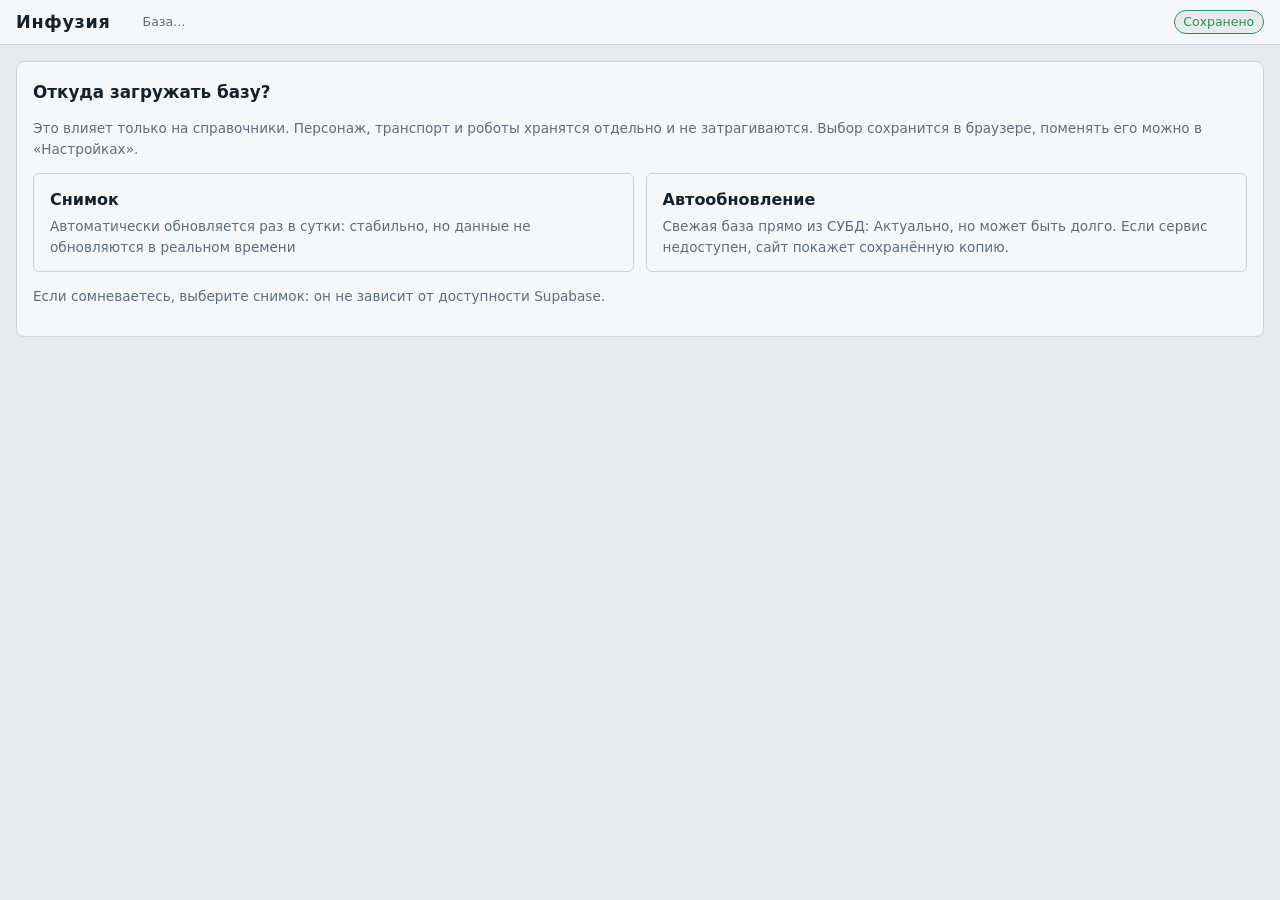
<file: index.html>
<!doctype html>
<html lang="ru">
<head>
<meta charset="utf-8">
<meta name="viewport" content="width=device-width, initial-scale=1, viewport-fit=cover">
<meta property="og:title" content="Кибер Инфузия РП">
<meta property="og:description" content="Справочник, конструктор персонажа и утилиты для ТРП «Кибер Инфузия»: база предметов, транспорт Кочевника, роботы Техника и калькулятор вероятностей.">
<meta property="og:type" content="website">
<meta property="og:site_name" content="Инфузия">
<meta property="og:url" content="https://majanames.github.io/Infusion/">
<meta property="og:locale" content="ru_RU">
<meta name="description" content="Неофициальный сайт для ТРП «Кибер Инфузия»: справочник базы, конструктор персонажа и утилиты.">
<meta name="twitter:card" content="summary">
<meta name="twitter:title" content="Инфузия РП">
<meta name="twitter:description" content="Справочник, конструктор персонажа и утилиты для ТРП «Кибер Инфузия».">
<link rel="icon" type="image/webp" href="assets/icons/paw.webp">
<link rel="apple-touch-icon" href="assets/icons/paw.webp">
<title>Инфузия</title>
<script>
// Режим интерфейса до первой отрисовки: узкий экран или сенсорное устройство (в т.ч. телефон в ландшафте).
(() => {
  const root = document.documentElement, coarse = matchMedia('(pointer: coarse)');
  const update = () => {
    const touch = (navigator.maxTouchPoints || 0) > 0 || coarse.matches;
    root.dataset.ui = innerWidth <= 700 || (touch && innerWidth <= 1024) ? 'mobile' : 'desktop';
  };
  update();
  addEventListener('resize', update, { passive: true });
  addEventListener('orientationchange', update);
  coarse.addEventListener?.('change', update);
})();
</script>
<link rel="stylesheet" href="css/app.css">
</head>
<body>
<header>
  <b class="logo">Инфузия</b>
  <nav id="nav"></nav>
  <span id="data-state" class="data-state" title="Источник и версия базы">База…</span>
  <span id="save-state" class="save-state saved" role="status" aria-live="polite" title="Данные сохраняются в браузере">Сохранено</span>
</header>
<main>
  <div id="help"></div>
  <div id="app">Загрузка…</div>
</main>
<div id="toasts" class="toasts" role="status" aria-live="polite"></div>
<script type="module" src="js/main.js"></script>
<script>
// Обновление интерфейса без ручной чистки кэша. Данные персонажа в localStorage не затрагиваются.
(() => {
  if (!('serviceWorker' in navigator)) return;
  const hadController = !!navigator.serviceWorker.controller;
  navigator.serviceWorker.addEventListener('controllerchange', () => {
    let reloaded = false;
    try { reloaded = sessionStorage.getItem('infusion-sw-reloaded') === '1'; } catch { /* приватный режим */ }
    if (hadController || reloaded) return;
    try { sessionStorage.setItem('infusion-sw-reloaded', '1'); } catch { /* приватный режим */ }
    location.reload();
  });
  navigator.serviceWorker.register('sw.js', { updateViaCache: 'none' })
    .then((reg) => reg.update())
    .catch(() => { /* service worker недоступен */ });
})();
</script>
</body>
</html>
</file>
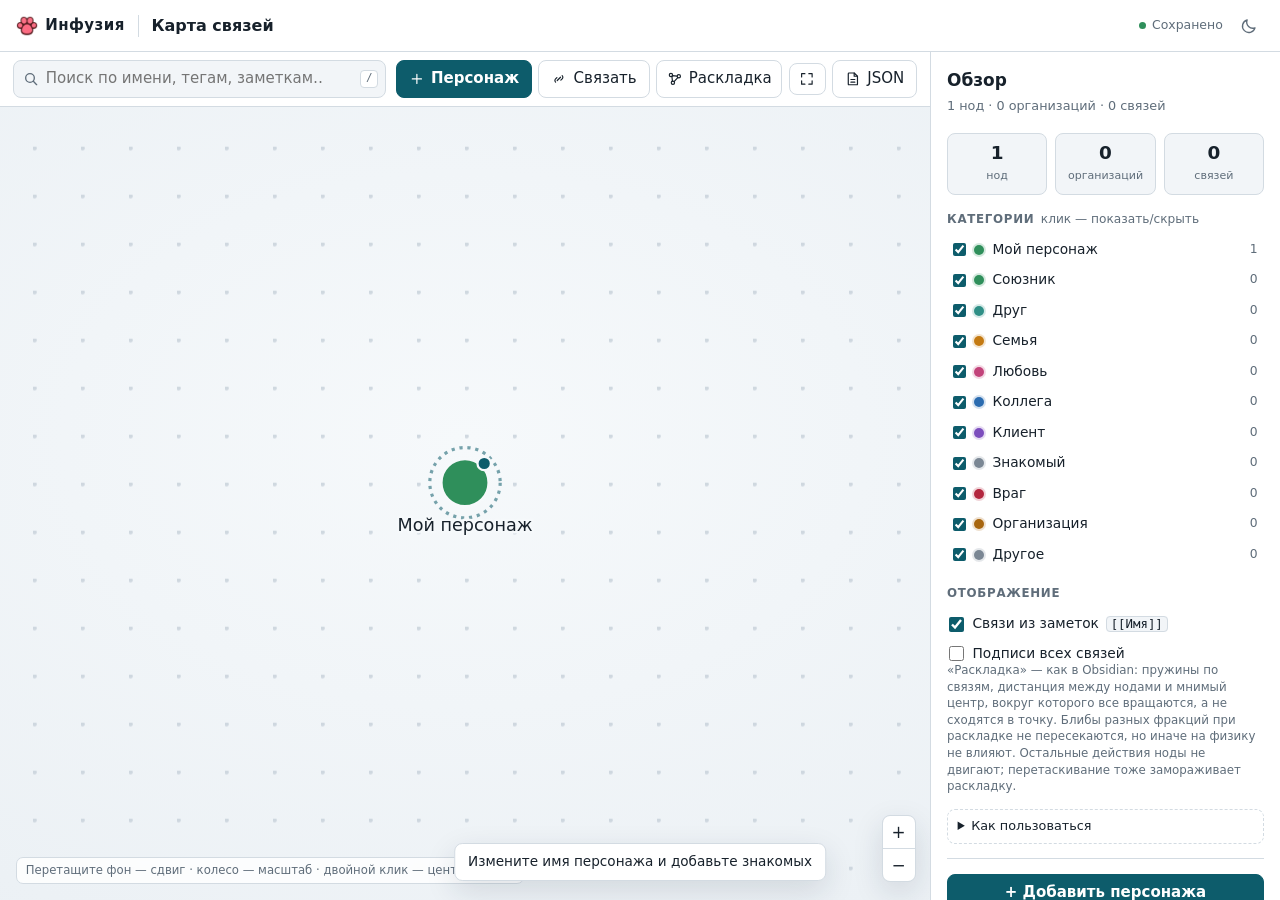
<file: RelationshipView/index.html>
<!doctype html>
<html lang="ru">
<head>
<meta charset="utf-8">
<meta name="viewport" content="width=device-width, initial-scale=1, viewport-fit=cover">
<title>Карта связей — Инфузия</title>
<meta name="description" content="Граф знакомств персонажа: связи, заметки и сохранение в JSON. Как graph view в Obsidian.">
<meta property="og:title" content="Карта связей — Инфузия">
<meta property="og:description" content="Граф знакомств персонажа: связи, заметки и сохранение в JSON.">
<meta property="og:type" content="website">
<meta property="og:site_name" content="Инфузия">
<meta property="og:locale" content="ru_RU">
<meta name="theme-color" content="#0f1419">
<link rel="icon" type="image/webp" href="../assets/icons/paw.webp">
<link rel="apple-touch-icon" href="../assets/icons/paw.webp">
<link rel="stylesheet" href="style.css">
</head>
<body>

<header class="topbar">
  <a class="brand" href="../" title="На главную">
    <img src="../assets/icons/paw.webp" alt="">
    <span>Инфузия</span>
  </a>
  <span class="brand-sep"></span>
  <h1 class="page-title">Карта связей</h1>
  <div class="top-actions">
    <span id="save-state" class="save-state saved" role="status" aria-live="polite" title="Данные сохранены в этом браузере">Сохранено</span>
    <button id="theme-btn" class="icon-btn" type="button" title="Переключить тему" aria-label="Переключить тему"></button>
  </div>
</header>

<div class="workspace">
  <section class="graph-pane" aria-label="Граф связей">
    <div class="toolbar">
      <div class="search-box">
        <svg class="search-icon" viewBox="0 0 24 24" aria-hidden="true"><circle cx="10.5" cy="10.5" r="6.5"/><path d="m15.5 15.5 5 5"/></svg>
        <input id="search" type="search" placeholder="Поиск по имени, тегам, заметкам…" autocomplete="off" aria-label="Поиск по карте связей">
        <kbd title="Фокус на поиске">/</kbd>
      </div>
      <div class="toolbar-actions">
        <button id="btn-add" class="btn primary" type="button" title="Добавить персонажа (N)">
          <svg viewBox="0 0 24 24" aria-hidden="true"><path d="M12 5v14M5 12h14"/></svg>
          <span>Персонаж</span>
        </button>
        <button id="btn-link" class="btn" type="button" aria-pressed="false" title="Связать двух персонажей или персонажа с организацией">
          <svg viewBox="0 0 24 24" aria-hidden="true"><path d="M9.5 14.5 14.5 9.5"/><path d="M7 17a3.5 3.5 0 0 1 0-5l2-2"/><path d="M17 7a3.5 3.5 0 0 1 0 5l-2 2"/></svg>
          <span>Связать</span>
        </button>
        <button id="btn-layout" class="btn icon-only" type="button" title="Разложить заново">
          <svg viewBox="0 0 24 24" aria-hidden="true"><circle cx="6" cy="6" r="2.5"/><circle cx="18" cy="8" r="2.5"/><circle cx="9" cy="18" r="2.5"/><path d="m8.3 7 7.2.7M7.5 8.3l.8 7.2M16.4 10.1l-5.6 6"/></svg>
          <span>Раскладка</span>
        </button>
        <button id="btn-fit" class="btn icon-only" type="button" title="Вписать граф в экран (F)">
          <svg viewBox="0 0 24 24" aria-hidden="true"><path d="M9 4H4v5M15 4h5v5M9 20H4v-5M15 20h5v-5"/></svg>
        </button>
        <details class="menu" id="file-menu">
          <summary class="btn" title="JSON-файл: скачать, загрузить, сохранить">
            <svg viewBox="0 0 24 24" aria-hidden="true"><path d="M14 3H6a1 1 0 0 0-1 1v16a1 1 0 0 0 1 1h12a1 1 0 0 0 1-1V8Z"/><path d="M14 3v5h5"/><path d="M9 13h6M9 17h6"/></svg>
            <span>JSON</span>
          </summary>
          <div class="menu-pop" role="menu">
            <div class="menu-head">
              <b>Файл данных</b>
              <small id="file-status">Файл не привязан</small>
            </div>
            <button type="button" data-file="save" id="file-save" role="menuitem">Привязать файл…</button>
            <button type="button" data-file="save-as" role="menuitem">Сохранить как…</button>
            <button type="button" data-file="unlink" id="file-unlink" role="menuitem" hidden>Отвязать файл</button>
            <hr>
            <button type="button" data-file="download" role="menuitem">Скачать JSON-копию</button>
            <button type="button" data-file="import" role="menuitem">Загрузить JSON…</button>
            <hr>
            <small class="menu-note">Изменения дописываются в привязанный файл автоматически. Ctrl+S — сохранить сразу; без привязки скачивается копия.</small>
            <small class="menu-note warn" id="file-support-note" hidden></small>
          </div>
        </details>
      </div>
    </div>

    <div id="graph" class="graph">
      <div id="mode-banner" class="mode-banner" hidden></div>
      <div class="zoom-controls" aria-label="Масштаб">
        <button id="btn-zoom-in" type="button" title="Приблизить" aria-label="Приблизить">+</button>
        <button id="btn-zoom-out" type="button" title="Отдалить" aria-label="Отдалить">−</button>
      </div>
      <div class="graph-hint">Перетащите фон — сдвиг · колесо — масштаб · двойной клик — центрировать</div>
      <div id="empty-state" class="empty-state" hidden>
        <div class="empty-card">
          <div class="empty-icon" aria-hidden="true">
            <svg viewBox="0 0 24 24"><circle cx="6" cy="7" r="2.5"/><circle cx="18" cy="6" r="2.5"/><circle cx="12" cy="18" r="2.5"/><path d="m8 8 3 7M16 8l-3 7M8.3 6.6l7.2-.4"/></svg>
          </div>
          <h2>Карта пуста</h2>
          <p>Добавьте первого персонажа и свяжите его со знакомыми. Или откройте демонстрационный пример.</p>
          <div class="btns">
            <button class="btn primary" type="button" data-empty="add">+ Персонаж</button>
            <button class="btn" type="button" data-empty="sample">Показать пример</button>
          </div>
        </div>
      </div>
    </div>
  </section>

  <aside id="sidebar" class="sidebar" aria-label="Детали карты">
    <div id="sidebar-body"></div>
  </aside>
</div>

<button id="panel-toggle" class="panel-toggle" type="button">Детали</button>
<div id="panel-backdrop" class="panel-backdrop"></div>

<input type="file" id="import-file" accept=".json,application/json" hidden>

<div id="toasts" class="toasts" role="status" aria-live="polite"></div>

<dialog id="dialog" class="dialog">
  <div class="dialog-body">
    <h2 id="dialog-title"></h2>
    <p id="dialog-text"></p>
    <div class="dialog-actions">
      <button type="button" id="dialog-cancel" class="btn">Отмена</button>
      <button type="button" id="dialog-ok" class="btn danger">Удалить</button>
    </div>
  </div>
</dialog>

<script type="module" src="app.js"></script>
</body>
</html>
</file>
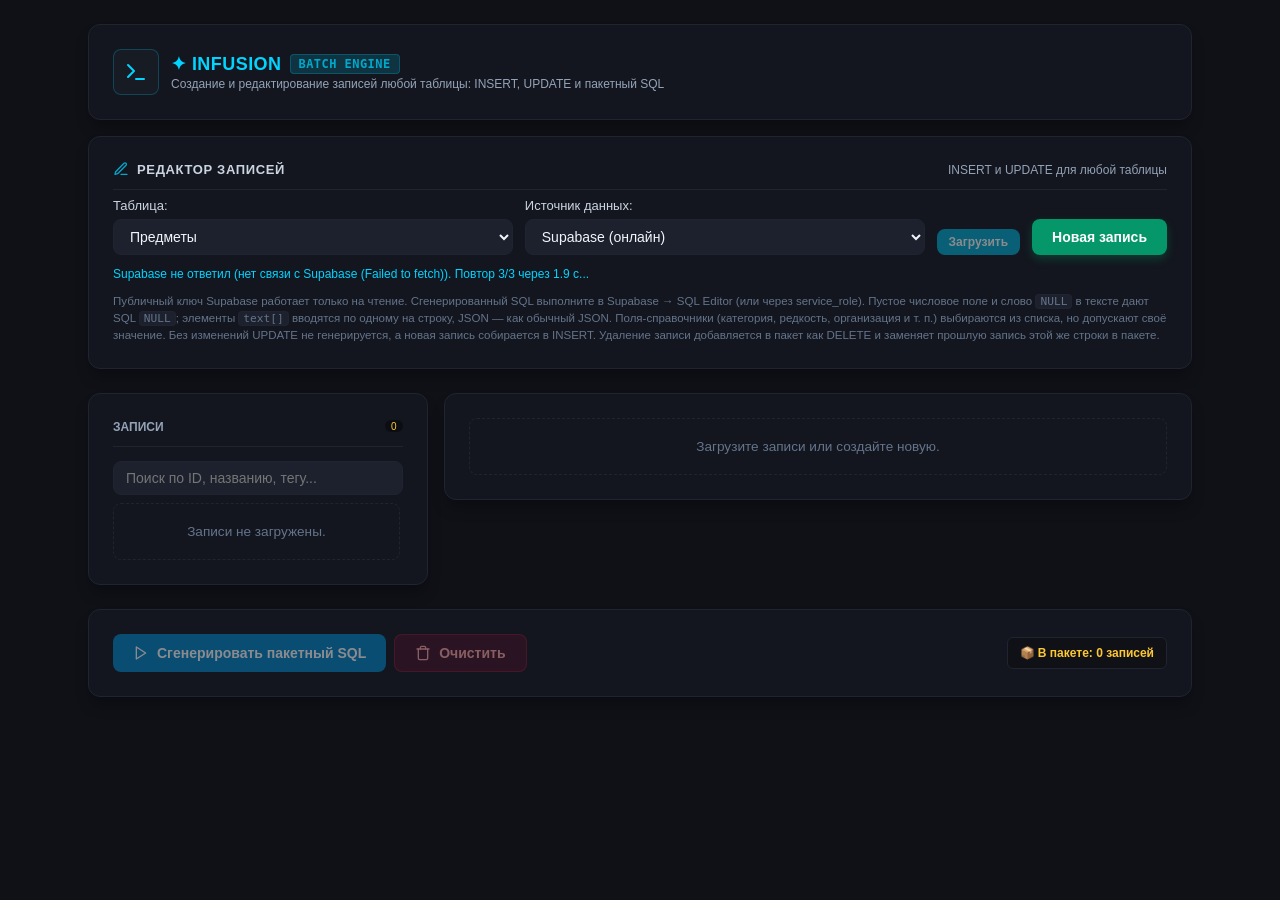
<file: SQLGenerator/index.html>
<!DOCTYPE html>
<html lang="ru" class="dark">
<head>
  <meta charset="UTF-8" />
  <meta name="viewport" content="width=device-width, initial-scale=1.0, maximum-scale=1.0, user-scalable=no" />
  <title>Infusion SQL Generator</title>
  <style>
    /* --- SYSTEM & THEME TOKENS --- */
    :root {
      --cyber-bg: #0f1117;
      --cyber-panel: #13161e;
      --cyber-card: #171b24;
      --cyber-hover: #262d3d;
      --cyber-accent: #00a8cc;
      --cyber-neon: #00d4ff;
      --cyber-gold: #ffc832;
      --cyber-border: #1f2430;
      --cyber-input: #1c212d;
      --cyber-emerald: #10b981;
      --cyber-rose: #f43f5e;
      --cyber-sky: #0284c7;
      --text-main: #e2e8f0;
      --text-muted: #94a3b8;
      --text-dim: #64748b;
    }

    * {
      box-sizing: border-box;
      margin: 0;
      padding: 0;
    }

    body {
      background-color: var(--cyber-bg);
      color: var(--text-main);
      font-family: 'Segoe UI', -apple-system, BlinkMacSystemFont, Roboto, sans-serif;
      min-height: 100vh;
      padding-bottom: 2rem;
      -webkit-tap-highlight-color: transparent;
    }

    /* Custom Scrollbars */
    ::-webkit-scrollbar {
      width: 6px;
      height: 6px;
    }
    ::-webkit-scrollbar-track {
      background: var(--cyber-bg);
    }
    ::-webkit-scrollbar-thumb {
      background: var(--cyber-hover);
      border-radius: 4px;
    }
    ::-webkit-scrollbar-thumb:hover {
      background: var(--cyber-accent);
    }

    button, input, select, textarea {
      touch-action: manipulation;
      font-family: inherit;
    }

    /* Container Utility */
    .app-container {
      max-width: 1152px;
      margin: 0 auto;
      padding: 0.75rem;
    }
    @media (min-width: 640px) {
      .app-container {
        padding: 1.5rem;
      }
    }

    /* Panels & Cards */
    .panel {
      background-color: var(--cyber-panel);
      border: 1px solid var(--cyber-border);
      border-radius: 0.75rem;
      padding: 1rem;
      box-shadow: 0 10px 15px -3px rgba(0, 0, 0, 0.3);
      transition: border-color 0.2s ease;
    }
    @media (min-width: 640px) {
      .panel {
        padding: 1.5rem;
      }
    }

    .panel-active-edit {
      border-color: var(--cyber-neon) !important;
    }

    /* Header Layout */
    .app-header {
      display: flex;
      flex-direction: column;
      gap: 0.75rem;
      margin-bottom: 1rem;
    }
    @media (min-width: 640px) {
      .app-header {
        flex-direction: row;
        align-items: center;
        justify-content: space-between;
      }
    }

    /* Typography Utilities */
    .title-text {
      font-size: 1.125rem;
      font-weight: 700;
      color: var(--cyber-neon);
      display: flex;
      align-items: center;
      gap: 0.5rem;
      letter-spacing: 0.025em;
    }
    .badge-tag {
      font-size: 0.75rem;
      font-family: Consolas, Monaco, monospace;
      padding: 0.125rem 0.5rem;
      border-radius: 0.25rem;
      background-color: rgba(0, 168, 204, 0.2);
      color: var(--cyber-accent);
      border: 1px solid rgba(0, 168, 204, 0.3);
    }
    .subtitle-text {
      font-size: 0.75rem;
      color: var(--text-muted);
      margin-top: 0.125rem;
    }

    /* Counter */
    .tab-counter {
      margin-left: 0.25rem;
      padding: 0.05rem 0.4rem;
      font-size: 0.625rem;
      background-color: rgba(0, 0, 0, 0.4);
      border-radius: 9999px;
      color: var(--cyber-gold);
    }

    /* Grid & Form Elements */
    .form-grid {
      display: grid;
      grid-template-columns: 1fr;
      gap: 1rem;
    }
    @media (min-width: 640px) {
      .form-grid {
        grid-template-columns: repeat(2, 1fr);
      }
    }
    @media (min-width: 1024px) {
      .form-grid {
        grid-template-columns: repeat(3, 1fr);
      }
    }

    .col-span-full {
      grid-column: 1 / -1;
    }

    .form-group {
      display: flex;
      flex-direction: column;
      gap: 0.375rem;
    }

    .form-label-row {
      display: flex;
      align-items: center;
      justify-content: space-between;
    }

    label {
      color: #cbd5e1;
      font-weight: 500;
      font-size: 0.8125rem;
    }

    .required-star {
      color: var(--cyber-rose);
    }

    input[type="text"], select, textarea {
      width: 100%;
      background-color: var(--cyber-input);
      border: 1px solid var(--cyber-border);
      border-radius: 0.5rem;
      padding: 0.5rem 0.75rem;
      font-size: 0.875rem;
      color: #f1f5f9;
      outline: none;
      transition: border-color 0.2s ease;
    }
    input[type="text"]:focus, select:focus, textarea:focus {
      border-color: var(--cyber-neon);
    }
    textarea {
      resize: vertical;
    }

    /* Section Header inside Form */
    .form-header {
      display: flex;
      align-items: center;
      justify-content: space-between;
      border-bottom: 1px solid var(--cyber-border);
      padding-bottom: 0.75rem;
      margin-bottom: 0.5rem;
    }
    .form-header-title {
      font-size: 0.8125rem;
      font-weight: 700;
      color: #cbd5e1;
      text-transform: uppercase;
      letter-spacing: 0.05em;
      display: flex;
      align-items: center;
      gap: 0.5rem;
    }

    /* Buttons */
    .btn {
      display: inline-flex;
      align-items: center;
      justify-content: center;
      gap: 0.5rem;
      padding: 0.625rem 1.25rem;
      font-size: 0.875rem;
      font-weight: 700;
      border-radius: 0.5rem;
      border: none;
      cursor: pointer;
      transition: all 0.2s ease;
    }
    .btn:disabled {
      opacity: 0.5;
      cursor: not-allowed;
    }

    .btn-add {
      background-color: #059669;
      color: #fff;
      box-shadow: 0 4px 10px rgba(5, 150, 105, 0.3);
    }
    .btn-add:hover:not(:disabled) {
      background-color: var(--cyber-emerald);
    }

    .btn-save {
      background-color: var(--cyber-accent);
      color: #000;
      box-shadow: 0 4px 10px rgba(0, 168, 204, 0.3);
    }
    .btn-save:hover:not(:disabled) {
      background-color: var(--cyber-neon);
    }

    .btn-cancel {
      background-color: #1e293b;
      color: #cbd5e1;
    }
    .btn-cancel:hover {
      background-color: var(--cyber-hover);
    }

    .btn-generate {
      background-color: var(--cyber-sky);
      color: #fff;
    }
    .btn-generate:hover:not(:disabled) {
      background-color: #38bdf8;
    }

    .btn-clear {
      background-color: rgba(136, 19, 55, 0.4);
      border: 1px solid rgba(225, 29, 72, 0.4);
      color: #fca5a5;
    }
    .btn-clear:hover:not(:disabled) {
      background-color: rgba(159, 18, 57, 0.7);
    }

    .btn-delete {
      background-color: rgba(190, 24, 93, 0.25);
      border: 1px solid rgba(244, 63, 94, 0.45);
      color: #fda4af;
    }
    .btn-delete:hover:not(:disabled) {
      background-color: rgba(190, 24, 93, 0.45);
      color: #ffe4e6;
    }

    .btn-copy {
      background-color: var(--cyber-accent);
      color: #fff;
      font-size: 0.75rem;
      padding: 0.375rem 0.75rem;
    }
    .btn-copy:hover {
      background-color: var(--cyber-neon);
      color: #000;
    }

    /* Actions bar */
    .actions-bar {
      display: flex;
      flex-direction: column;
      gap: 0.75rem;
      align-items: center;
      justify-content: space-between;
    }
    @media (min-width: 640px) {
      .actions-bar {
        flex-direction: row;
      }
    }
    .actions-left {
      display: flex;
      gap: 0.5rem;
      width: 100%;
    }
    @media (min-width: 640px) {
      .actions-left {
        width: auto;
      }
    }

    .batch-count-badge {
      font-size: 0.75rem;
      font-weight: 600;
      color: var(--cyber-gold);
      background-color: var(--cyber-bg);
      padding: 0.5rem 0.75rem;
      border-radius: 0.375rem;
      border: 1px solid var(--cyber-border);
      width: 100%;
      text-align: center;
    }
    @media (min-width: 640px) {
      .batch-count-badge {
        width: auto;
      }
    }

    /* Batch Items Preview Cards */
    .cards-grid {
      display: grid;
      grid-template-columns: 1fr;
      gap: 0.5rem;
    }
    @media (min-width: 640px) {
      .cards-grid {
        grid-template-columns: repeat(2, 1fr);
      }
    }
    @media (min-width: 1024px) {
      .cards-grid {
        grid-template-columns: repeat(3, 1fr);
      }
    }

    .batch-item-card {
      background-color: var(--cyber-card);
      border: 1px solid var(--cyber-border);
      border-radius: 0.5rem;
      padding: 0.75rem;
      display: flex;
      align-items: flex-start;
      justify-content: space-between;
      gap: 0.5rem;
      cursor: pointer;
      transition: all 0.2s ease;
    }
    .batch-item-card:hover {
      background-color: var(--cyber-hover);
      border-color: rgba(0, 168, 204, 0.5);
    }
    .batch-item-card.editing {
      border-color: var(--cyber-neon);
      background-color: var(--cyber-hover);
      box-shadow: 0 0 8px rgba(0, 212, 255, 0.3);
    }

    .card-info {
      display: flex;
      flex-direction: column;
      gap: 0.25rem;
      overflow: hidden;
      font-size: 0.75rem;
    }
    .card-title {
      font-weight: 700;
      color: #f1f5f9;
      display: flex;
      align-items: center;
      gap: 0.375rem;
      white-space: nowrap;
      overflow: hidden;
      text-overflow: ellipsis;
    }
    .card-sub {
      color: var(--text-muted);
      font-size: 0.6875rem;
      display: flex;
      gap: 0.375rem;
      flex-wrap: wrap;
    }
    .card-mono-tag {
      color: var(--text-dim);
      font-family: Consolas, Monaco, monospace;
      font-size: 0.625rem;
    }

    .tag-iconic {
      font-size: 0.625rem;
      background-color: rgba(245, 158, 11, 0.2);
      color: #fcd34d;
      border: 1px solid rgba(245, 158, 11, 0.3);
      padding: 0 0.25rem;
      border-radius: 0.25rem;
    }

    .tag-editing {
      font-size: 0.625rem;
      background-color: rgba(0, 212, 255, 0.2);
      color: var(--cyber-neon);
      border: 1px solid rgba(0, 212, 255, 0.4);
      padding: 0 0.25rem;
      border-radius: 0.25rem;
    }
    .tag-insert {
      font-size: 0.625rem;
      background-color: rgba(16, 185, 129, 0.18);
      color: var(--cyber-emerald);
      border: 1px solid rgba(16, 185, 129, 0.4);
      padding: 0 0.25rem;
      border-radius: 0.25rem;
    }
    .tag-update {
      font-size: 0.625rem;
      background-color: rgba(2, 132, 199, 0.18);
      color: #7dd3fc;
      border: 1px solid rgba(2, 132, 199, 0.4);
      padding: 0 0.25rem;
      border-radius: 0.25rem;
    }
    .tag-delete {
      font-size: 0.625rem;
      background-color: rgba(190, 24, 93, 0.22);
      color: #fda4af;
      border: 1px solid rgba(244, 63, 94, 0.45);
      padding: 0 0.25rem;
      border-radius: 0.25rem;
    }

    .btn-remove-item {
      background: none;
      border: none;
      color: var(--text-dim);
      padding: 0.25rem;
      border-radius: 0.25rem;
      cursor: pointer;
      display: flex;
      align-items: center;
      justify-content: center;
    }
    .btn-remove-item:hover {
      color: var(--cyber-rose);
      background-color: rgba(136, 19, 55, 0.4);
    }

    /* Code SQL Output */
    .sql-output-area {
      width: 100%;
      background-color: var(--cyber-bg);
      font-family: Consolas, Monaco, monospace;
      font-size: 0.8125rem;
      color: #34d399;
      padding: 0.75rem;
      border-radius: 0.5rem;
      border: 1px solid var(--cyber-border);
      outline: none;
      line-height: 1.5;
    }

    /* Inline SVG Icon styling */
    .icon-svg {
      width: 1rem;
      height: 1rem;
      stroke: currentColor;
      fill: none;
      stroke-width: 2;
      stroke-linecap: round;
      stroke-linejoin: round;
      display: inline-block;
      vertical-align: middle;
    }
    .icon-svg.lg {
      width: 1.5rem;
      height: 1.5rem;
    }

    /* Record editor */
    .editor-toolbar {
      display: flex;
      flex-wrap: wrap;
      gap: 0.75rem;
      align-items: flex-end;
    }
    .editor-toolbar .form-group {
      flex: 1 1 12rem;
      min-width: 10rem;
    }
    .editor-toolbar .btn {
      flex: 0 0 auto;
    }
    .editor-note {
      flex: 1 0 100%;
      font-size: 0.72rem;
      color: var(--text-dim);
      line-height: 1.45;
    }
    .editor-status {
      flex: 1 0 100%;
      font-size: 0.75rem;
      color: var(--cyber-neon);
      min-height: 1.1em;
    }
    .editor-status.error {
      color: var(--cyber-rose);
    }
    .editor-layout {
      display: grid;
      gap: 1rem;
      grid-template-columns: 1fr;
      margin-bottom: 1.5rem;
    }
    @media (min-width: 960px) {
      .editor-layout {
        grid-template-columns: minmax(240px, 340px) minmax(0, 1fr);
        align-items: start;
      }
    }
    .editor-list-panel,
    .editor-form-panel {
      min-width: 0;
    }
    .editor-list {
      display: grid;
      gap: 0.35rem;
      max-height: 68vh;
      overflow: auto;
      margin-top: 0.5rem;
      padding-right: 0.2rem;
    }
    .editor-row {
      display: flex;
      flex-direction: column;
      gap: 0.1rem;
      width: 100%;
      text-align: left;
      background-color: var(--cyber-card);
      border: 1px solid var(--cyber-border);
      border-radius: 0.5rem;
      padding: 0.5rem 0.7rem;
      color: var(--text-main);
      cursor: pointer;
      transition: all 0.15s ease;
    }
    .editor-row:hover {
      border-color: var(--cyber-accent);
    }
    .editor-row.active {
      border-color: var(--cyber-neon);
      background-color: rgba(0, 212, 255, 0.08);
    }
    .editor-row-name {
      font-weight: 600;
      font-size: 0.85rem;
    }
    .editor-row-no {
      display: inline-block;
      margin-right: 0.4rem;
      padding: 0 0.3rem;
      font-size: 0.7rem;
      font-weight: 500;
      color: var(--text-dim);
      border: 1px solid var(--cyber-border);
      border-radius: 0.25rem;
      background-color: var(--cyber-bg);
      font-variant-numeric: tabular-nums;
    }
    .editor-pager {
      display: flex;
      align-items: center;
      justify-content: space-between;
      gap: 0.5rem;
      flex-wrap: wrap;
      margin-top: 0.6rem;
      font-size: 0.72rem;
      color: var(--text-dim);
    }
    .editor-pager-btn {
      background-color: var(--cyber-card);
      border: 1px solid var(--cyber-border);
      border-radius: 0.375rem;
      color: #cbd5e1;
      font-size: 0.72rem;
      padding: 0.25rem 0.5rem;
      cursor: pointer;
    }
    .editor-pager-btn:hover:not(:disabled) {
      border-color: var(--cyber-neon);
      color: var(--cyber-neon);
    }
    .editor-pager-btn:disabled {
      opacity: 0.4;
      cursor: not-allowed;
    }
    .editor-pager-info {
      font-variant-numeric: tabular-nums;
      text-align: center;
      flex: 1 1 auto;
    }
    .editor-row-id {
      font-size: 0.7rem;
      color: var(--text-dim);
      font-family: Consolas, Monaco, monospace;
      overflow-wrap: anywhere;
    }
    .editor-row-empty,
    .editor-form-empty {
      padding: 1.25rem 1rem;
      border: 1px dashed var(--cyber-border);
      border-radius: 0.5rem;
      color: var(--text-dim);
      font-size: 0.85rem;
      text-align: center;
    }
    .editor-record-head {
      display: flex;
      align-items: baseline;
      justify-content: space-between;
      gap: 0.75rem;
      flex-wrap: wrap;
      margin-bottom: 0.75rem;
    }
    .editor-record-head h3 {
      font-size: 0.95rem;
      color: var(--cyber-neon);
    }
    .editor-record-where {
      font-size: 0.72rem;
      color: var(--text-dim);
      font-family: Consolas, Monaco, monospace;
      overflow-wrap: anywhere;
    }
    .editor-field-hint {
      font-size: 0.7rem;
      color: var(--text-dim);
    }
    .editor-combo {
      display: flex;
      flex-direction: column;
      gap: 0.375rem;
    }
    .editor-combo input[hidden] {
      display: none;
    }
    .editor-actions {
      display: flex;
      gap: 0.5rem;
      flex-wrap: wrap;
      padding-top: 1rem;
    }
    .editor-pk-badge {
      display: inline-block;
      font-family: Consolas, Monaco, monospace;
      font-size: 0.72rem;
      color: var(--cyber-gold);
      background-color: rgba(255, 200, 50, 0.08);
      border: 1px solid rgba(255, 200, 50, 0.25);
      border-radius: 0.25rem;
      padding: 0.1rem 0.4rem;
      margin-bottom: 0.5rem;
    }

    .editor-check {
      display: flex;
      align-items: center;
      gap: 0.45rem;
      padding: 0.5rem 0.75rem;
      background-color: var(--cyber-input);
      border: 1px solid var(--cyber-border);
      border-radius: 0.5rem;
      font-size: 0.8125rem;
      color: #cbd5e1;
      cursor: pointer;
    }
    .editor-check input {
      width: auto;
      margin: 0;
      accent-color: var(--cyber-accent);
    }
    .editor-note code {
      background-color: var(--cyber-input);
      border: 1px solid var(--cyber-border);
      border-radius: 0.25rem;
      padding: 0 0.25rem;
      font-family: Consolas, Monaco, monospace;
      font-size: 0.7rem;
    }
    #editor-search {
      margin-top: 0.35rem;
    }

    .hidden {
      display: none !important;
    }
  </style>
</head>
<body>
  <div class="app-container">
    <!-- Header -->
    <header class="panel app-header">
      <div style="display: flex; align-items: center; gap: 0.75rem;">
        <div style="padding: 0.625rem; background: var(--cyber-card); border: 1px solid rgba(0,168,204,0.3); border-radius: 0.5rem; color: var(--cyber-neon); display: flex;">
          <svg class="icon-svg lg" viewBox="0 0 24 24"><polyline points="4 17 10 11 4 5"></polyline><line x1="12" y1="19" x2="20" y2="19"></line></svg>
        </div>
        <div>
          <h1 class="title-text">
            <span>✦ INFUSION</span>
            <span class="badge-tag">BATCH ENGINE</span>
          </h1>
          <p class="subtitle-text">Создание и редактирование записей любой таблицы: INSERT, UPDATE и пакетный SQL</p>
        </div>
      </div>
    </header>

    <!-- Main Section -->
    <main>
      <!-- ===== DATABASE EDITOR ===== -->
      <div id="view-editor" class="space-y">
        <section class="panel" style="margin-bottom: 1.5rem;">
          <div class="form-header">
            <h2 class="form-header-title">
              <svg class="icon-svg" style="color: var(--cyber-accent)" viewBox="0 0 24 24"><path d="M12 20h9"></path><path d="M16.5 3.5a2.121 2.121 0 0 1 3 3L7 19l-4 1 1-4Z"></path></svg>
              Редактор записей
            </h2>
            <span class="subtitle-text">INSERT и UPDATE для любой таблицы</span>
          </div>
          <div class="editor-toolbar">
            <div class="form-group">
              <label>Таблица:</label>
              <select id="editor-table"></select>
            </div>
            <div class="form-group">
              <label>Источник данных:</label>
              <select id="editor-source">
                <option value="supabase">Supabase (онлайн)</option>
                <option value="snapshot">data.json (снимок)</option>
              </select>
            </div>
            <button type="button" id="btn-editor-load" class="btn btn-copy">Загрузить</button>
            <button type="button" id="btn-editor-new" class="btn btn-add">Новая запись</button>
            <div id="editor-status" class="editor-status"></div>
            <p class="editor-note">
              Публичный ключ Supabase работает только на чтение. Сгенерированный SQL выполните
              в Supabase → SQL Editor (или через service_role). Пустое числовое поле и слово
              <code>NULL</code> в тексте дают SQL <code>NULL</code>; элементы <code>text[]</code>
              вводятся по одному на строку, JSON — как обычный JSON. Поля-справочники
              (категория, редкость, организация и т. п.) выбираются из списка, но допускают
              своё значение. Без изменений UPDATE не генерируется, а новая запись собирается
              в INSERT. Удаление записи добавляется в пакет как DELETE и заменяет прошлую
              запись этой же строки в пакете.</p>
          </div>
        </section>

        <div class="editor-layout">
          <section class="panel editor-list-panel">
            <div class="form-header">
              <h3 class="subtitle-text" style="font-weight: 700; text-transform: uppercase;">Записи</h3>
              <span id="editor-count" class="tab-counter">0</span>
            </div>
            <input type="text" id="editor-search" placeholder="Поиск по ID, названию, тегу..." />
            <div id="editor-list" class="editor-list"></div>
            <div id="editor-pager" class="editor-pager hidden"></div>
          </section>

          <section class="panel editor-form-panel">
            <div id="editor-form-empty" class="editor-form-empty">Выберите запись в списке слева.</div>
            <form id="editor-form" class="hidden">
              <div class="editor-record-head">
                <h3 id="editor-record-title"></h3>
                <span id="editor-record-where" class="editor-record-where"></span>
              </div>
              <div id="editor-pk" class="editor-pk-badge"></div>
              <div id="editor-fields" class="form-grid"></div>
              <div class="editor-actions">
                <button type="submit" id="btn-editor-submit" class="btn btn-generate">
                  <svg class="icon-svg" viewBox="0 0 24 24"><polygon points="5 3 19 12 5 21 5 3"></polygon></svg>
                  <span id="btn-editor-submit-text">Сгенерировать UPDATE</span>
                </button>
                <button type="button" id="btn-editor-add-batch" class="btn btn-add">
                  <svg class="icon-svg" viewBox="0 0 24 24"><line x1="12" y1="5" x2="12" y2="19"></line><line x1="5" y1="12" x2="19" y2="12"></line></svg>
                  Добавить в пакет
                </button>
                <button type="button" id="btn-editor-reset" class="btn btn-cancel">
                  <span id="btn-editor-reset-text">Сбросить изменения</span>
                </button>
                <button type="button" id="btn-editor-delete" class="btn btn-delete">
                  <svg class="icon-svg" viewBox="0 0 24 24"><polyline points="3 6 5 6 21 6"></polyline><path d="M19 6v14a2 2 0 0 1-2 2H7a2 2 0 0 1-2-2V6m3 0V4a2 2 0 0 1 2-2h4a2 2 0 0 1 2 2v2"></path></svg>
                  Удалить запись
                </button>
              </div>
            </form>
          </section>
        </div>

        <div class="panel actions-bar" style="margin-bottom: 1.5rem;">
          <div class="actions-left">
            <button id="btn-editor-generate-batch" class="btn btn-generate" disabled>
              <svg class="icon-svg" viewBox="0 0 24 24"><polygon points="5 3 19 12 5 21 5 3"></polygon></svg>
              Сгенерировать пакетный SQL
            </button>
            <button id="btn-editor-clear-batch" class="btn btn-clear" disabled>
              <svg class="icon-svg" viewBox="0 0 24 24"><polyline points="3 6 5 6 21 6"></polyline><path d="M19 6v14a2 2 0 0 1-2 2H7a2 2 0 0 1-2-2V6m3 0V4a2 2 0 0 1 2-2h4a2 2 0 0 1 2 2v2"></path></svg>
              Очистить
            </button>
          </div>
          <div id="badge-editor-batch" class="batch-count-badge">📦 В пакете: 0 записей</div>
        </div>

        <div id="container-editor-batch" class="panel hidden" style="margin-bottom: 1.5rem;">
          <h3 class="subtitle-text" style="font-weight: 700; text-transform: uppercase; margin-bottom: 0.75rem;">
            Содержимое пакета (нажмите на запись, чтобы открыть её для правки):
          </h3>
          <div id="list-editor-batch" class="cards-grid"></div>
        </div>

        <div id="container-editor-sql" class="panel hidden">
          <div class="form-header">
            <h3 class="title-text" style="font-size: 0.8125rem;">
              <svg class="icon-svg" viewBox="0 0 24 24"><polyline points="16 18 22 12 16 6"></polyline><polyline points="8 6 2 12 8 18"></polyline></svg>
              <span id="editor-sql-title">Сгенерированный UPDATE</span>
            </h3>
            <button id="btn-editor-copy" class="btn btn-copy">
              <svg class="icon-svg" viewBox="0 0 24 24"><rect x="9" y="9" width="13" height="13" rx="2" ry="2"></rect><path d="M5 15H4a2 2 0 0 1-2-2V4a2 2 0 0 1 2-2h9a2 2 0 0 1 2 2v1"></path></svg>
              <span id="txt-editor-copy">Скопировать SQL</span>
            </button>
          </div>
          <textarea id="sql-output-editor" class="sql-output-area" rows="10" readonly></textarea>
        </div>
      </div>
    </main>
  </div>

  <!-- --- VANILLA JAVASCRIPT APPLICATION LOGIC --- -->
  <script>
    (function () {
      // CACHE ENGINE
      const CACHE_KEY = 'infusion_sql_generator_cache_v1';
      const CACHE_TTL_MS = 60 * 60 * 1000; // 1 hour
      // Нечёткий поиск: копия js/core/fuzzy.js, чтобы страница оставалась автономной.
      const sgFuzzy = (function () {
      // Нечёткий поиск без внешних зависимостей: точное слово, начало слова, подстрока,
      // подпоследовательность, опечатки (включая перестановки), раскладка (EN↔RU),
      // склеенные/разорванные пробелами слова и учёт порядка слов. Работает офлайн и на GitHub Pages.
      const norm = (s) => String(s ?? '').toLowerCase().replace(/ё/g, 'е');
      const words = (s) => norm(s).split(/[^a-zа-я0-9]+/).filter(Boolean);

      // Карта раскладки QWERTY ↔ ЙЦУКЕН для запросов, набранных не в той раскладке.
      const EN_KEYS = "`qwertyuiop[]asdfghjkl;'zxcvbnm,.";
      const RU_KEYS = 'ейцукенгшщзхъфывапролджэячсмитьбю';
      const EN_TO_RU = Object.create(null);
      const RU_TO_EN = Object.create(null);
      for (let i = 0; i < EN_KEYS.length; i++) {
        EN_TO_RU[EN_KEYS[i]] = RU_KEYS[i];
        if (RU_KEYS[i] !== 'е' || EN_KEYS[i] === 't') RU_TO_EN[RU_KEYS[i]] = EN_KEYS[i];
      }

      function switchLayout(s) {
        let hasEn = false;
        let hasRu = false;
        for (const ch of s) {
          if (ch >= 'a' && ch <= 'z') hasEn = true;
          else if (ch >= 'а' && ch <= 'я') hasRu = true;
        }
        if (hasEn === hasRu) return s;
        const map = hasEn ? EN_TO_RU : RU_TO_EN;
        let out = '';
        for (const ch of s) out += map[ch] ?? ch;
        return out;
      }

      // Расстояние Дамерау — Левенштейна (OSA): соседняя перестановка («режми» → «режим») = 1 правка.
      function distance(a, b) {
        if (a === b) return 0;
        if (!a.length) return b.length;
        if (!b.length) return a.length;
        let prev2 = null;
        let prev = Array.from({ length: b.length + 1 }, (_, i) => i);
        for (let i = 1; i <= a.length; i++) {
          const row = [i];
          for (let j = 1; j <= b.length; j++) {
            const cost = a[i - 1] === b[j - 1] ? 0 : 1;
            let d = Math.min(prev[j] + 1, row[j - 1] + 1, prev[j - 1] + cost);
            if (i > 1 && j > 1 && a[i - 1] === b[j - 2] && a[i - 2] === b[j - 1]) {
              d = Math.min(d, prev2[j - 2] + 1);
            }
            row[j] = d;
          }
          prev2 = prev;
          prev = row;
        }
        return prev[b.length];
      }

      // Лучшее плотное совпадение подпоследовательности (ищет самое компактное окно в слове).
      function bestSubseqDensity(q, w) {
        let best = 0;
        for (let s = 0; s < w.length; s++) {
          if (w[s] !== q[0]) continue;
          let qi = 1;
          let end = s;
          for (let i = s + 1; i < w.length && qi < q.length; i++) {
            if (w[i] === q[qi]) {
              end = i;
              qi++;
            }
          }
          if (qi === q.length) {
            const density = q.length / (end - s + 1);
            if (density > best) best = density;
            if (best === 1) break;
          }
        }
        return best;
      }

      // Насколько одно слово похоже на токен запроса. 0 — не похоже.
      function wordScore(q, w) {
        if (!q || !w) return 0;
        if (w === q) return 1;
        if (w.startsWith(q)) return 0.94 - Math.min(0.12, (w.length - q.length) * 0.008);
        const at = w.indexOf(q);
        if (at >= 0) return 0.84 - Math.min(0.18, at * 0.015 + (w.length - q.length) * 0.004);

        // Подпоследовательность: «ржм» найдёт «режим», но только при плотном совпадении.
        if (q.length >= 3) {
          const density = bestSubseqDensity(q, w);
          const minDensity = q.length === 3 ? 0.6 : 0.72;
          if (density >= minDensity) return 0.5 + density * 0.18;
        }

        // Опечатка: «перчатко» → «перчатка», «режми» → «режим». Сравниваем слова близкой длины.
        if (q.length >= 4) {
          const max = q.length >= 8 ? 2 : 1;
          if (Math.abs(w.length - q.length) <= max) {
            const d = distance(q, w);
            if (d <= max) return Math.max(0.45, 0.78 - d * 0.14);
          }
        }
        return 0;
      }

      function scoreTokens(tokens, list, normText, normQuery) {
        if (!tokens.length || !list.length) return 0;

        let total = 0;
        const matchedIdx = [];

        for (const token of tokens) {
          let best = 0;
          let bestIdx = -1;

          for (let i = 0; i < list.length; i++) {
            const s = wordScore(token, list[i]);
            if (s > best) {
              best = s;
              bestIdx = i;
            }
            if (best === 1) break;
          }

          // Склеенное слово в запросе: «ремперчатка» → «рем перчатка».
          if (best < 0.85 && token.length >= 5) {
            for (let i = 0; i < list.length - 1; i++) {
              const joined = list[i] + list[i + 1];
              const s = wordScore(token, joined) * 0.92;
              if (s > best) {
                best = s;
                bestIdx = i;
              }
            }
          }

          if (!best) {
            // Случайный пробел в запросе: «пер чатка» / «ре жми» → «перчатка» / «режим».
            if (tokens.length >= 2) {
              const merged = tokens.join('');
              if (merged.length >= 4) {
                let mergedBest = 0;
                for (const w of list) {
                  const s = wordScore(merged, w) * 0.9;
                  if (s > mergedBest) mergedBest = s;
                }
                return mergedBest;
              }
            }
            return 0;
          }

          total += best;
          matchedIdx.push(bestIdx);
        }

        const avg = total / tokens.length;
        if (tokens.length === 1) return avg;

        // Бонус за точный порядок и близость слов (для многословных запросов).
        if (normText && normQuery && normText.includes(normQuery)) {
          return Math.min(1, avg * 0.95 + 0.05);
        }

        let inOrder = 0;
        let close = 0;
        for (let i = 1; i < matchedIdx.length; i++) {
          const gap = matchedIdx[i] - matchedIdx[i - 1];
          if (gap > 0) inOrder++;
          if (gap > 0 && gap <= 2) close++;
        }
        const pairs = tokens.length - 1;
        const orderFactor = (inOrder / pairs) * 0.6 + (close / pairs) * 0.4;
        return avg * (0.92 + 0.08 * orderFactor);
      }

      // 0 — запрос не найден; 1 — точное совпадение. Все слова запроса должны найтись.
      function fuzzyScore(query, text) {
        const q = norm(query).trim();
        if (!q) return 1;
        const normText = norm(text);
        const list = words(normText);
        if (!list.length) return 0;

        const tokens = words(q);
        let score = scoreTokens(tokens, list, normText, q);

        // Если не нашлось (или слабо) — пробуем переключить раскладку (EN↔RU).
        const switched = switchLayout(q);
        if (switched !== q) {
          const altTokens = words(switched);
          const altScore = scoreTokens(altTokens, list, normText, switched) * 0.96;
          if (altScore > score) score = altScore;
        }

        return score;
      }

      // Оценка по массиву полей с весами: [{ text, weight }, ...] или строке.
      function scoreEntry(q, qSwitched, entry) {
        if (typeof entry === 'string' || entry == null) {
          const normText = norm(entry);
          const list = words(normText);
          if (!list.length) return 0;
          let s = scoreTokens(words(q), list, normText, q);
          if (qSwitched !== q) {
            const alt = scoreTokens(words(qSwitched), list, normText, qSwitched) * 0.96;
            if (alt > s) s = alt;
          }
          return s;
        }

        let best = 0;
        let maxWeight = 1;
        for (const part of entry) {
          const text = Array.isArray(part) ? part[0] : part?.text;
          const weight = (Array.isArray(part) ? part[1] : part?.weight) ?? 1;
          if (weight > maxWeight) maxWeight = weight;
          const s = fuzzyScore(q, text) * weight;
          if (s > best) best = s;
        }
        return maxWeight > 0 ? Math.min(1, best / maxWeight) : best;
      }

      // Удобный фильтр для массивов: возвращает строки с оценкой и сортирует по точности.
      // textOf(row) может возвращать строку или массив полей [{ text, weight }, ...].
      function fuzzyFilter(rows, query, textOf) {
        const q = norm(query).trim();
        if (!q) return { rows: [...rows], scores: null };
        const qSwitched = switchLayout(q);
        const scores = new Map();
        const out = [];
        for (const row of rows) {
          const s = scoreEntry(q, qSwitched, textOf(row));
          if (s > 0) {
            out.push(row);
            scores.set(row, s);
          }
        }
        out.sort((a, b) => scores.get(b) - scores.get(a));
        return { rows: out, scores };
      }
        return { fuzzyScore, fuzzyFilter };
      })();


      // ===== DATABASE EDITOR =====
      // Публичный ключ Supabase даёт только чтение — этого достаточно, чтобы
      // загрузить записи и собрать UPDATE, который потом выполняется в SQL Editor.
      const SUPABASE_REST = "https://awsotgciwopymcornpyg.supabase.co/rest/v1";
      const SUPABASE_KEY = "sb_publishable_wEyPdxTM_po23ZZqnoIZ5Q_USO6ZwqN";
      // PostgREST отдаёт не больше 1000 строк за запрос, поэтому таблица читается
      // страницами. Каждая попытка ограничена таймаутом, временные сбои (сеть,
      // 5xx, 429) повторяются с нарастающей паузой.
      const SUPABASE_PAGE_SIZE = 1000;
      const SUPABASE_MAX_PAGES = 50;
      const SUPABASE_ATTEMPTS = 3;
      const SUPABASE_TIMEOUT_MS = 10000;
      const SUPABASE_RETRY_BASE_MS = 700;

      const EDIT_LABELS = {
        id: "ID", tag: "Тег", name: "Название", description: "Описание",
        cost: "Стоимость", category: "Категория", rarity: "Редкость",
        iconic: "Культовый", organization: "Организация",
        sell_price: "Цена продажи", issue: "Пометка об ошибке", props: "Свойства (JSON)",
        classes: "Классы (text[])", school: "Школа", essence: "Сущность",
        params: "Параметры", damage_type: "Тип урона", distance: "Дистанция",
        activation: "Срабатывание (text[])", effects: "Эффекты (text[])",
        test: "Испытание", mechanics: "Механика", amplify: "Усиление (text[])",
        consumable: "Расходуемая", kronos: "Кронос", price_tali: "Цена в тали",
        creation: "Сотворение", stat: "Характеристика", tier: "Тир",
        kind: "Тип (ability/mutation)", class_requirement: "Требование класса",
        group_name: "Группа", full_name: "Полное имя", has_kronos: "Есть Кронос",
        implants_allowed: "Импланты разрешены", level: "Уровень",
        hp_base: "Базовое ОЗ", kronos_max: "Макс. Кронос", grp: "Группа слота",
        max_count: "Макс. количество", uses: "Использование (JSON)", ich: "ИЧ",
        note: "Примечание", key: "Ключ"
      };

      // Справочники для полей-списков: значение можно выбрать или ввести своё.
      // К списку автоматически добавляются значения, уже встречающиеся в таблице.
      const ITEM_CATEGORIES = [
        "Расходник", "Техник", "Аксессуар", "Имплант", "Кочевник",
        "Особое", "Контейнер", "Оружие", "Одежда", "Экзо-Синты",
        "Недвижимость", "Скрипт", "Транспорт", "Артефакт", "Граната", "Рокер", "Обвес"
      ];
      const ITEM_RARITIES = [
        "Обычный", "Необычный", "Редкий", "Эпический", "Легендарный", "Культовый", "ГРА"
      ];
      const ITEM_ORGANIZATIONS = [
        "Общедоступно", "Создание", "Ацуши", "Хиллз", "Чёрный Рынок",
        "Неизвестно", "Именной", "Гончие", "Икс-Экшен", "Синопсис", "ГРА"
      ];
      const CARD_RARITIES = ["Обычный", "Необычный", "Редкий", "Эпический", "Легендарный"];
      const CARD_TAGS = [
        { value: "TR", label: "TR — Трансгрессия" },
        { value: "IN", label: "IN — Инкарнация" },
        { value: "AV", label: "AV — Авангард" },
        { value: "NE", label: "NE — Нейромантия" },
        { value: "ME", label: "ME — Медикус" }
      ];
      const CARD_SCHOOLS = ["Трансгрессия", "Инкарнация", "Авангард", "Нейромантия", "Медикус", "Общие"];
      const NULL_CHOICE = { value: "NULL", label: "— нет (NULL) —" };
      const CARD_ESSENCES = [
        NULL_CHOICE, "Кроно", "Термо", "Кеми", "Крио", "Аква",
        "Электро", "Пси", "Хроно", "Радио", "Физик"
      ];
      const CARD_DAMAGE_TYPES = [
        NULL_CHOICE, "Кронотический", "Термический", "Криотический", "Химический",
        "Кинетический", "Электрический", "Радиоактивный", "Гидравлический",
        "Псионический", "Хронотопический", "Психический"
      ];
      const CARD_CREATIONS = ["Базис", "Модификатор"];
      const SKILL_STATS = [
        { value: "strength", label: "strength — Сила" },
        { value: "dexterity", label: "dexterity — Ловкость" },
        { value: "perception", label: "perception — Восприятие" },
        { value: "technique", label: "technique — Техника" },
        { value: "intelligence", label: "intelligence — Интеллект" },
        { value: "charisma", label: "charisma — Харизма" }
      ];
      const ABILITY_KINDS = [
        { value: "ability", label: "ability — способность" },
        { value: "mutation", label: "mutation — мутация" }
      ];
      const CLASS_NAMES = [
        "Авангард", "Гейтбрейкер", "Зверь", "Кочевник", "Мед-семблер",
        "Медикус", "Нейромант", "Рокер", "Самурай", "Свой", "Соло", "Техник", "Трансгрессор"
      ];
      const BEAST_GROUPS = ["Хищник", "Сокрытие", "Изменение", "Общие"];
      const SLOT_GROUPS = [
        { value: "gear", label: "gear — снаряжение" },
        { value: "implant", label: "implant — имплант" }
      ];

      // Колонки для UPDATE и INSERT. PK и updated_at в UPDATE не редактируются.
      // insertPk — PK задаётся вручную (нет default); required — обязательные поля;
      // defaults — стартовые значения новой записи.
      const EDIT_TABLES = {
        items: {
          label: "Предметы", pk: "id", order: "id", wide: ["description", "issue"],
          columns: ["tag", "name", "description", "cost", "category", "rarity", "iconic", "organization", "sell_price", "issue", "props"],
          types: { cost: "int", sell_price: "int", iconic: "bool", props: "jsonb" },
          choices: { category: ITEM_CATEGORIES, rarity: ITEM_RARITIES, organization: ITEM_ORGANIZATIONS },
          insertPk: false, required: ["name"],
          defaults: { cost: 0, category: "Расходник", rarity: "Обычный", iconic: false, organization: "Общедоступно", props: {} }
        },
        cards: {
          label: "Карты / базисы", pk: "id", order: "id", wide: ["params", "mechanics"],
          columns: ["tag", "name", "rarity", "classes", "school", "essence", "params", "damage_type", "distance", "activation", "effects", "test", "mechanics", "amplify", "consumable", "kronos", "price_tali", "creation", "iconic", "props"],
          types: { classes: "text[]", activation: "text[]", effects: "text[]", amplify: "text[]", consumable: "bool", iconic: "bool", kronos: "int", price_tali: "int", props: "jsonb" },
          choices: {
            tag: CARD_TAGS, rarity: CARD_RARITIES, school: CARD_SCHOOLS,
            essence: CARD_ESSENCES, damage_type: CARD_DAMAGE_TYPES, creation: CARD_CREATIONS
          },
          insertPk: false, required: ["name"],
          defaults: {
            rarity: "Обычный", classes: ["Общие"], school: "Трансгрессия", essence: "NULL",
            damage_type: "NULL", activation: [], effects: [], amplify: ["Нет"],
            consumable: false, kronos: 0, price_tali: 0, creation: "Базис", iconic: false, props: {}
          }
        },
        skills: {
          label: "Навыки", pk: "id", order: "id", wide: ["description"],
          columns: ["name", "stat", "tier", "rarity", "description"],
          types: { tier: "int" },
          choices: { stat: SKILL_STATS, rarity: CARD_RARITIES },
          insertPk: false, required: ["name", "stat"],
          defaults: { tier: 1, rarity: "Обычный" }
        },
        abilities: {
          label: "Способности и мутации", pk: "id", order: "id", wide: ["description"],
          columns: ["name", "kind", "class_requirement", "description"],
          types: {},
          choices: { kind: ABILITY_KINDS, class_requirement: CLASS_NAMES },
          insertPk: false, required: ["name", "kind"],
          defaults: { kind: "ability" }
        },
        beasts: {
          label: "Способности зверя", pk: "id", order: "id", wide: ["description"],
          columns: ["group_name", "name", "rarity", "description"],
          types: {},
          choices: { group_name: BEAST_GROUPS, rarity: CARD_RARITIES },
          insertPk: false, required: ["name"],
          defaults: { rarity: "Обычный" }
        },
        traits: {
          label: "Черты", pk: "id", order: "id", wide: ["description"],
          columns: ["name", "description"],
          types: {},
          insertPk: false, required: ["name"],
          defaults: {}
        },
        essences: {
          label: "Сущности", pk: "id", order: "id", wide: ["description"],
          columns: ["name", "full_name", "description"],
          types: {},
          insertPk: false, required: ["name"],
          defaults: {}
        },
        races: {
          label: "Расы", pk: "id", order: "id", wide: ["description"],
          columns: ["name", "has_kronos", "implants_allowed", "description"],
          types: { has_kronos: "bool", implants_allowed: "bool" },
          insertPk: false, required: ["name"],
          defaults: { has_kronos: false, implants_allowed: false }
        },
        classes: {
          label: "Классы", pk: "name", order: "name", wide: [],
          columns: ["name"], types: {},
          insertPk: true, required: []
        },
        stats: {
          label: "Характеристики", pk: "key", order: "key", wide: [],
          columns: ["name", "max"], types: { max: "int" },
          insertPk: true, required: ["name"],
          defaults: { max: 10 }
        },
        ranks: {
          label: "Ранги", pk: "level", order: "level", wide: [],
          columns: ["name", "hp_base", "kronos_max"],
          types: { level: "int", hp_base: "int", kronos_max: "int" },
          insertPk: true, required: ["name"],
          defaults: { hp_base: 0, kronos_max: 0 }
        },
        slots: {
          label: "Слоты", pk: "tag", order: "tag", wide: [],
          columns: ["grp", "max_count"], types: { max_count: "int" },
          choices: { grp: SLOT_GROUPS },
          insertPk: true, required: ["grp"],
          defaults: { grp: "gear", max_count: 1 }
        },
        implant_combos: {
          label: "Комбинации имплантов", pk: "name", order: "name", wide: ["note"],
          columns: ["uses", "ich", "note"],
          types: { uses: "jsonb", ich: "numeric" },
          insertPk: true, required: [],
          defaults: { uses: {}, ich: 0 }
        }
      };

      // STATE
      // Database editor state
      const EDITOR_PAGE_SIZE = 100;
      const EDITOR_CACHE_TTL_MS = 5 * 60 * 1000; // загруженные таблицы живут в памяти 5 минут
      let editorSource = 'supabase';
      let editorTable = 'items';
      let editorRows = [];
      let editorSelectedIndex = -1;
      let editorMode = 'update';  // 'update' | 'insert'
      let editorSearch = '';
      let editorPage = 1;
      let editorEditingInsertUid = '';  // uid INSERT из пакета, если он открыт на правку
      let editorSql = '';
      let editorCache = {};       // `${source}:${table}` -> { rows, at }
      let editorSnapshotPromise = null;
      let editorLoadToken = 0;
      let editorLoadAbort = null; // AbortController текущей загрузки таблицы
      let editorBatch = [];       // [{ uid, kind, table, tableLabel, pk, pkValue, pkLiteral, label, sets, values, changed }]

      // UTILS
      function escapeHtml(str) {
        if (!str) return '';
        return String(str)
          .replace(/&/g, '&amp;')
          .replace(/</g, '&lt;')
          .replace(/>/g, '&gt;')
          .replace(/"/g, '&quot;')
          .replace(/'/g, '&#039;');
      }

      function saveCache() {
        try {
          localStorage.setItem(CACHE_KEY, JSON.stringify({
            timestamp: Date.now(),
            editorBatch
          }));
        } catch (e) {
          console.warn("Could not save cache", e);
        }
      }

      function loadCache() {
        try {
          const raw = localStorage.getItem(CACHE_KEY);
          if (raw) {
            const parsed = JSON.parse(raw);
            if (Date.now() - (parsed.timestamp || 0) < CACHE_TTL_MS) {
              if (Array.isArray(parsed.editorBatch)) {
                editorBatch = parsed.editorBatch
                  .filter((entry) => entry && entry.table && entry.pk && (Array.isArray(entry.sets) || entry.kind === 'insert' || entry.kind === 'delete'))
                  .map(normalizeEditorBatchEntry)
                  .filter((entry) => (entry.kind === 'insert'
                    ? entry.insertColumns.length > 0
                    : entry.kind === 'delete' ? true : entry.sets.length > 0));
              }
            } else {
              localStorage.removeItem(CACHE_KEY);
            }
          }
        } catch (e) {
          console.warn("Could not load cache", e);
        }
      }

      // ===== DATABASE EDITOR HELPERS =====
      const editorMeta = () => EDIT_TABLES[editorTable] || EDIT_TABLES.items;

      function editorSetStatus(message, isError) {
        const el = document.getElementById('editor-status');
        if (!el) return;
        el.textContent = message || '';
        el.classList.toggle('error', !!isError);
      }

      function sqlQuote(value) {
        return `'${String(value).replace(/'/g, "''")}'`;
      }

      function sqlIdent(name) {
        return `"${String(name).replace(/"/g, '""')}"`;
      }

      function stableJson(value) {
        if (value === null || typeof value !== 'object') {
          const json = JSON.stringify(value);
          return json === undefined ? 'null' : json;
        }
        if (Array.isArray(value)) return `[${value.map(stableJson).join(',')}]`;
        return `{${Object.keys(value).sort().map((key) => `${JSON.stringify(key)}:${stableJson(value[key])}`).join(',')}}`;
      }

      // Значение для поля формы.
      function editorDisplay(value, type) {
        if (type === 'bool') return !!value;
        if (type === 'jsonb') return value == null ? '' : JSON.stringify(value, null, 2);
        if (type === 'text[]') return Array.isArray(value) ? value.join('\n') : value == null ? '' : String(value);
        return value == null ? '' : String(value);
      }

      // Канонический вид для сравнения «было / стало».
      function editorCanonical(value, type) {
        if (type === 'text[]') return JSON.stringify(Array.isArray(value) ? value.map(String) : []);
        if (type === 'jsonb') return value == null ? 'null' : stableJson(value);
        if (type === 'bool') return value ? 'true' : 'false';
        if (type === 'int' || type === 'numeric') {
          if (value == null || value === '') return '';
          const n = Number(value);
          return Number.isFinite(n) ? String(n) : String(value);
        }
        if (value == null) return '';
        return String(value);
      }

      function readEditorValue(el, type) {
        if (type === 'bool') return !!el.checked;
        const raw = el.value;
        if (type === 'text[]') {
          return raw.split('\n').map((line) => line.trim()).filter((line) => line !== '');
        }
        if (type === 'jsonb') {
          const text = raw.trim();
          if (!text || text === 'NULL') return null;
          try {
            return JSON.parse(text);
          } catch (e) {
            throw new Error('некорректный JSON');
          }
        }
        if (type === 'int' || type === 'numeric') {
          const text = raw.trim();
          if (!text || text === 'NULL') return null;
          if (!/^-?\d+(\.\d+)?$/.test(text)) throw new Error('ожидается число');
          return text;
        }
        return raw === 'NULL' ? null : raw;
      }

      function sqlLiteral(value, type) {
        if (type === 'text[]') {
          const list = Array.isArray(value) ? value : [];
          return list.length ? `array[${list.map(sqlQuote).join(', ')}]` : 'array[]::text[]';
        }
        if (type === 'jsonb') {
          return value == null ? 'NULL' : `${sqlQuote(JSON.stringify(value))}::jsonb`;
        }
        if (value == null) return 'NULL';
        if (type === 'bool') return value ? 'true' : 'false';
        if (type === 'int' || type === 'numeric') {
          const text = String(value).trim();
          return /^-?\d+(\.\d+)?$/.test(text) ? text : sqlQuote(text);
        }
        return sqlQuote(String(value));
      }

      function editorRowIdentity(row, meta) {
        for (const key of ['name', 'key', 'tag', 'level']) {
          if (row[key] != null && String(row[key]).trim() !== '') return String(row[key]);
        }
        return String(row[meta.pk] ?? '—');
      }

      function editorRecordsLabel(count) {
        const mod10 = count % 10;
        const mod100 = count % 100;
        if (mod10 === 1 && mod100 !== 11) return `${count} запись`;
        if (mod10 >= 2 && mod10 <= 4 && (mod100 < 12 || mod100 > 14)) return `${count} записи`;
        return `${count} записей`;
      }

      function editorFormColumns(meta, mode) {
        if (mode !== 'insert') return meta.columns;
        const columns = [...meta.columns];
        if (meta.insertPk) {
          if (!columns.includes(meta.pk)) columns.unshift(meta.pk);
        } else if (meta.pk === 'id') {
          columns.unshift('id');
        }
        return columns;
      }

      function editorNewRow(meta) {
        const row = {};
        for (const col of editorFormColumns(meta, 'insert')) {
          const type = meta.types[col] || 'text';
          if (meta.defaults && Object.prototype.hasOwnProperty.call(meta.defaults, col)) {
            row[col] = meta.defaults[col];
          } else if (type === 'bool') row[col] = false;
          else if (type === 'text[]') row[col] = [];
          else if (type === 'jsonb') row[col] = {};
          else row[col] = '';
        }
        return row;
      }

      function editorRequiredFields(meta) {
        const fields = new Set(meta.required || []);
        if (meta.insertPk) fields.add(meta.pk);
        return fields;
      }

      // Список значений поля: базовый справочник + значения из загруженных записей.
      // Так в списке сразу видны новые категории, уже добавленные в базу.
      function editorChoiceEntries(col, meta) {
        const base = meta.choices && meta.choices[col];
        if (!base) return null;
        const out = [];
        const seen = new Set();
        const add = (entry) => {
          const value = typeof entry === 'string' ? entry : String(entry.value);
          if (seen.has(value)) return;
          seen.add(value);
          const label = typeof entry === 'string' || !entry.label ? value : String(entry.label);
          out.push({ value, label });
        };
        base.forEach(add);
        const extras = new Set();
        for (const row of editorRows) {
          const raw = row[col];
          if (raw == null) continue;
          const value = String(raw);
          if (value === '' || seen.has(value)) continue;
          extras.add(value);
        }
        [...extras].sort((a, b) => a.localeCompare(b, 'ru')).forEach((value) => add(value));
        return out;
      }

      // Select со значениями справочника и пунктом «своё значение».
      function editorComboHtml(col, value, labelHtml) {
        const entries = editorChoiceEntries(col, editorMeta());
        const text = value == null ? '' : String(value);
        const known = entries.some((entry) => entry.value === text);
        const custom = text !== '' && !known;
        const options = entries
          .map((entry) => `<option value="${escapeHtml(entry.value)}"${!custom && entry.value === text ? ' selected' : ''}>${escapeHtml(entry.label)}</option>`)
          .join('');
        return `<div class="form-group">
          <div class="form-label-row"><label>${labelHtml}</label><span class="editor-field-hint">можно своё</span></div>
          <div class="editor-combo">
            <select data-editor-combo="${escapeHtml(col)}">
              <option value=""${!custom && text === '' ? ' selected' : ''}>— выберите —</option>
              ${options}
              <option value="__custom__"${custom ? ' selected' : ''}>✎ Своё значение…</option>
            </select>
            <input type="text" data-editor-custom="${escapeHtml(col)}" value="${escapeHtml(custom ? text : '')}" placeholder="Своё значение"${custom ? '' : ' hidden'} />
          </div>
        </div>`;
      }

      function editorFieldHtml(col, row, meta, mode) {
        const type = meta.types[col] || 'text';
        let label = EDIT_LABELS[col] || col;
        if (mode === 'insert' && col === meta.pk) {
          label = meta.insertPk ? `${label} · PK` : `${label} (пусто = авто)`;
        }
        const required = mode === 'insert' && editorRequiredFields(meta).has(col);
        const labelHtml = `${escapeHtml(label)}${required ? ' <span class="required-star">*</span>' : ''}`;
        const value = row[col];
        const wide = (meta.wide || []).includes(col) || type === 'text[]' || type === 'jsonb';
        const span = wide ? ' col-span-full' : '';
        const hints = {
          'text[]': 'по одному значению на строку',
          jsonb: 'JSON; пусто = NULL',
          int: 'число; пусто = NULL',
          numeric: 'число; пусто = NULL'
        };
        const hint = hints[type] ? `<span class="editor-field-hint">${hints[type]}</span>` : '';

        if (meta.choices && meta.choices[col]) {
          return editorComboHtml(col, value, labelHtml);
        }

        if (type === 'bool') {
          return `<div class="form-group${span}">
            <div class="form-label-row"><label>${labelHtml}</label>${hint}</div>
            <label class="editor-check"><input type="checkbox" data-editor-field="${escapeHtml(col)}"${value ? ' checked' : ''}> включено</label>
          </div>`;
        }

        const display = editorDisplay(value, type);
        if (wide || type === 'jsonb' || type === 'text[]') {
          const rows = type === 'jsonb' ? 5 : 3;
          return `<div class="form-group${span}">
            <div class="form-label-row"><label>${labelHtml}</label>${hint}</div>
            <textarea data-editor-field="${escapeHtml(col)}" rows="${rows}" spellcheck="false">${escapeHtml(display)}</textarea>
          </div>`;
        }

        const numeric = type === 'int' || type === 'numeric' ? ' inputmode="numeric"' : '';
        return `<div class="form-group${span}">
          <div class="form-label-row"><label>${labelHtml}</label>${hint}</div>
          <input type="text" data-editor-field="${escapeHtml(col)}" value="${escapeHtml(display)}"${numeric} />
        </div>`;
      }

      function editorFilteredRows() {
        const meta = editorMeta();
        const indexed = editorRows.map((row, index) => ({ row, index }));
        const q = editorSearch.trim();
        if (!q) return indexed;
        const keys = [meta.pk, 'id', 'name', 'tag', 'key', 'level', 'group_name', 'full_name'];
        return indexed
          .map((entry) => ({
            ...entry,
            score: sgFuzzy.fuzzyScore(q, keys.map((key) => entry.row[key]).filter((value) => value != null).join(' ')),
          }))
          .filter((entry) => entry.score > 0)
          .sort((a, b) => b.score - a.score);
      }

      // Пагинация списка: страницы по EDITOR_PAGE_SIZE записей.
      function renderEditorPager(total, pages, start, shownCount) {
        const pager = document.getElementById('editor-pager');
        if (!pager) return;
        if (pages <= 1) {
          pager.classList.add('hidden');
          pager.innerHTML = '';
          return;
        }
        pager.classList.remove('hidden');
        pager.innerHTML = `<button type="button" class="editor-pager-btn" data-editor-page="prev"${editorPage <= 1 ? ' disabled' : ''}>‹ Назад</button>
          <span class="editor-pager-info">Стр. ${editorPage} из ${pages} · записи ${start + 1}–${start + shownCount} из ${total}</span>
          <button type="button" class="editor-pager-btn" data-editor-page="next"${editorPage >= pages ? ' disabled' : ''}>Вперёд ›</button>`;
      }

      function renderEditorList() {
        const meta = editorMeta();
        const list = document.getElementById('editor-list');
        const count = document.getElementById('editor-count');
        if (!list) return;

        const rows = editorFilteredRows();
        count.textContent = editorSearch.trim() ? `${rows.length} / ${editorRows.length}` : String(editorRows.length);

        const pages = Math.max(1, Math.ceil(rows.length / EDITOR_PAGE_SIZE));
        if (editorPage > pages) editorPage = pages;
        if (editorPage < 1) editorPage = 1;

        if (!editorRows.length) {
          list.innerHTML = '<div class="editor-row-empty">Записи не загружены.</div>';
          renderEditorPager(0, 1, 0, 0);
          return;
        }
        if (!rows.length) {
          list.innerHTML = '<div class="editor-row-empty">Ничего не найдено.</div>';
          renderEditorPager(0, 1, 0, 0);
          return;
        }

        const start = (editorPage - 1) * EDITOR_PAGE_SIZE;
        const shown = rows.slice(start, start + EDITOR_PAGE_SIZE);
        list.innerHTML = shown.map(({ row, index }) => `<button type="button" class="editor-row${index === editorSelectedIndex ? ' active' : ''}" data-editor-index="${index}">
            <span class="editor-row-name"><span class="editor-row-no" title="Порядковый номер в таблице">#${index + 1}</span>${escapeHtml(editorRowIdentity(row, meta))}</span>
            <span class="editor-row-id">${escapeHtml(String(row[meta.pk] ?? ''))}</span>
          </button>`).join('');
        renderEditorPager(rows.length, pages, start, shown.length);
      }

      function renderEditorForm() {
        const meta = editorMeta();
        const empty = document.getElementById('editor-form-empty');
        const form = document.getElementById('editor-form');
        const fields = document.getElementById('editor-fields');
        const title = document.getElementById('editor-record-title');
        const where = document.getElementById('editor-record-where');
        const pk = document.getElementById('editor-pk');
        const submitText = document.getElementById('btn-editor-submit-text');
        const resetText = document.getElementById('btn-editor-reset-text');
        const deleteBtn = document.getElementById('btn-editor-delete');
        const isInsert = editorMode === 'insert';
        const row = isInsert ? editorNewRow(meta) : editorRows[editorSelectedIndex];

        submitText.textContent = isInsert ? 'Сгенерировать INSERT' : 'Сгенерировать UPDATE';
        resetText.textContent = isInsert ? 'Отмена' : 'Сбросить изменения';
        if (deleteBtn) deleteBtn.classList.toggle('hidden', isInsert);

        if (!row) {
          form.classList.add('hidden');
          empty.classList.remove('hidden');
          empty.textContent = editorRows.length ? 'Выберите запись в списке слева или создайте новую.' : 'Загрузите записи или создайте новую.';
          renderEditorBatch();
          return;
        }

        empty.classList.add('hidden');
        form.classList.remove('hidden');
        if (isInsert) {
          title.textContent = 'Новая запись';
          where.textContent = `${editorTable} · INSERT`;
          pk.textContent = meta.insertPk
            ? `PK ${meta.pk}: укажите вручную`
            : `PK ${meta.pk}: генерируется БД (можно задать вручную)`;
        } else {
          title.textContent = editorRowIdentity(row, meta);
          where.textContent = `${editorTable} · WHERE ${meta.pk} = ${String(row[meta.pk] ?? '')}`;
          pk.textContent = `${EDIT_LABELS[meta.pk] || meta.pk}: ${String(row[meta.pk] ?? '')}`;
        }
        fields.innerHTML = editorFormColumns(meta, editorMode)
          .map((col) => editorFieldHtml(col, row, meta, editorMode))
          .join('');
        renderEditorBatch();
      }

      function selectEditorRow(index) {
        editorMode = 'update';
        editorEditingInsertUid = '';
        editorSelectedIndex = Number.isInteger(index) ? index : -1;
        if (editorSelectedIndex >= 0) {
          editorPage = Math.floor(editorSelectedIndex / EDITOR_PAGE_SIZE) + 1;
        }
        hideEditorSql();
        editorSetStatus('');
        renderEditorList();
        renderEditorForm();
      }

      function startEditorInsert() {
        editorMode = 'insert';
        editorEditingInsertUid = '';
        editorSelectedIndex = -1;
        hideEditorSql();
        editorSetStatus(`Новая запись в таблице «${editorMeta().label}». Заполните поля и сгенерируйте INSERT.`);
        renderEditorList();
        renderEditorForm();
      }

      function hideEditorSql() {
        editorSql = '';
        const output = document.getElementById('container-editor-sql');
        const area = document.getElementById('sql-output-editor');
        if (output) output.classList.add('hidden');
        if (area) area.value = '';
      }

      function showEditorSql(sql, title) {
        editorSql = sql;
        document.getElementById('sql-output-editor').value = sql;
        document.getElementById('editor-sql-title').textContent = title || 'Сгенерированный UPDATE';
        document.getElementById('container-editor-sql').classList.remove('hidden');
      }

      // Элемент формы для поля: select списка, его «своё значение» или обычный input.
      function editorFieldElement(col) {
        const combo = document.querySelector(`[data-editor-combo="${col}"]`);
        if (combo) {
          if (combo.value === '__custom__') {
            return document.querySelector(`[data-editor-custom="${col}"]`) || combo;
          }
          return combo;
        }
        return document.querySelector(`[data-editor-field="${col}"]`);
      }

      // Показывает поле «своё значение», когда в списке выбран этот пункт.
      function toggleEditorCombo(select, focus) {
        const input = document.querySelector(`[data-editor-custom="${select.dataset.editorCombo}"]`);
        if (!input) return;
        const custom = select.value === '__custom__';
        input.hidden = !custom;
        if (custom && focus) input.focus();
      }

      // Проставляет значение поля, включая поля-списки.
      function setEditorFieldValue(col, value) {
        const combo = document.querySelector(`[data-editor-combo="${col}"]`);
        if (combo) {
          const text = value == null ? '' : String(value);
          const input = document.querySelector(`[data-editor-custom="${col}"]`);
          const known = [...combo.options].some((option) => option.value === text && option.value !== '__custom__');
          combo.value = known || text === '' ? text : '__custom__';
          if (input) {
            input.hidden = combo.value !== '__custom__';
            input.value = combo.value === '__custom__' ? text : '';
          }
          return;
        }
        const el = document.querySelector(`[data-editor-field="${col}"]`);
        if (!el) return;
        if (el.type === 'checkbox') el.checked = !!value;
        else el.value = value == null ? '' : value;
      }

      // Собирает изменённые поля выбранной записи: SQL-фрагменты и значения формы.
      function collectEditorChanges() {
        const meta = editorMeta();
        const row = editorRows[editorSelectedIndex];
        if (!row) return { error: 'Сначала выберите запись.' };

        const sets = [];
        const changed = [];
        const values = {};
        for (const col of meta.columns) {
          const el = editorFieldElement(col);
          if (!el) continue;
          const type = meta.types[col] || 'text';
          let value;
          try {
            value = readEditorValue(el, type);
          } catch (err) {
            return { error: `Поле «${EDIT_LABELS[col] || col}»: ${err.message}` };
          }
          if (editorCanonical(value, type) !== editorCanonical(row[col], type)) {
            sets.push({ col, sql: sqlLiteral(value, type) });
            changed.push(col);
            values[col] = type === 'bool' ? !!el.checked : el.value;
          }
        }
        return { meta, row, sets, changed, values };
      }

      // Собирает все поля новой записи для INSERT.
      function collectEditorInsert() {
        const meta = editorMeta();
        const columns = editorFormColumns(meta, 'insert');
        const required = editorRequiredFields(meta);
        const values = {};
        const rawValues = {};
        const missing = [];

        for (const col of columns) {
          const el = editorFieldElement(col);
          if (!el) continue;
          const type = meta.types[col] || 'text';
          const label = EDIT_LABELS[col] || col;
          let value;
          try {
            value = readEditorValue(el, type);
          } catch (err) {
            return { error: `Поле «${label}»: ${err.message}` };
          }

          const optionalPk = col === meta.pk && !meta.insertPk;
          if (optionalPk && String(el.value).trim() === '') continue;

          if (required.has(col)) {
            const empty = value == null
              || (typeof value === 'string' && value.trim() === '')
              || (Array.isArray(value) && value.length === 0);
            if (empty) {
              missing.push(label);
              continue;
            }
          }

          values[col] = value;
          rawValues[col] = type === 'bool' ? !!el.checked : el.value;
        }

        if (missing.length) return { error: `Заполните обязательные поля: ${missing.join(', ')}.` };
        const cols = Object.keys(values);
        if (!cols.length) return { error: 'Нет данных для INSERT.' };

        const sql = `insert into ${editorTable} (${cols.map(sqlIdent).join(', ')})\nvalues (${cols.map((col) => sqlLiteral(values[col], meta.types[col] || 'text')).join(', ')});`;
        const label = values.name || values.full_name || values.key || values.tag || values.level || values[meta.pk] || 'Новая запись';
        return { meta, columns: cols, values, rawValues, sql, label: String(label) };
      }

      function normalizeEditorBatchEntry(entry) {
        const tableMeta = EDIT_TABLES[entry.table];
        if (entry.kind === 'insert') {
          const insertColumns = Array.isArray(entry.insertColumns) ? entry.insertColumns.filter((col) => typeof col === 'string') : [];
          const insertValues = entry.insertValues && typeof entry.insertValues === 'object' ? entry.insertValues : {};
          return {
            ...entry,
            kind: 'insert',
            sets: [],
            insertColumns,
            insertValues,
            changed: insertColumns,
            values: entry.values && typeof entry.values === 'object' ? entry.values : {},
            pkValue: '',
            tableLabel: entry.tableLabel || (tableMeta ? tableMeta.label : entry.table),
            label: entry.label || 'Новая запись'
          };
        }

        const sets = Array.isArray(entry.sets) ? entry.sets.filter((set) => set && set.col && typeof set.sql === 'string') : [];
        const kind = entry.kind === 'delete' ? 'delete' : 'update';
        const pkValue = entry.pkValue != null ? String(entry.pkValue) : '';
        return {
          ...entry,
          kind,
          sets: kind === 'delete' ? [] : sets,
          changed: kind === 'delete' ? [] : sets.map((set) => set.col),
          values: entry.values && typeof entry.values === 'object' ? entry.values : {},
          pkValue,
          tableLabel: entry.tableLabel || (tableMeta ? tableMeta.label : entry.table),
          label: entry.label || pkValue || entry.pk,
          pkLiteral: entry.pkLiteral || sqlLiteral(pkValue, 'text')
        };
      }

      function buildEditorBatchEntry(result) {
        const pkValue = result.row[result.meta.pk];
        return {
          uid: `${editorTable}:${String(pkValue)}`,
          kind: 'update',
          table: editorTable,
          tableLabel: result.meta.label,
          pk: result.meta.pk,
          pkValue: String(pkValue ?? ''),
          pkLiteral: typeof pkValue === 'number' ? String(pkValue) : sqlLiteral(pkValue, 'text'),
          label: editorRowIdentity(result.row, result.meta),
          sets: result.sets,
          values: result.values,
          changed: result.changed
        };
      }

      function buildEditorInsertEntry(result) {
        return {
          uid: `insert:${editorTable}:${Date.now()}:${Math.random().toString(36).slice(2, 7)}`,
          kind: 'insert',
          table: editorTable,
          tableLabel: result.meta.label,
          pk: result.meta.pk,
          pkValue: '',
          pkLiteral: '',
          label: result.label,
          sets: [],
          insertColumns: result.columns,
          insertValues: result.values,
          values: result.rawValues,
          changed: result.columns
        };
      }

      function buildEditorDeleteEntry(row, meta) {
        const pkValue = row[meta.pk];
        return {
          uid: `${editorTable}:${String(pkValue)}`,
          kind: 'delete',
          table: editorTable,
          tableLabel: meta.label,
          pk: meta.pk,
          pkValue: String(pkValue ?? ''),
          pkLiteral: typeof pkValue === 'number' ? String(pkValue) : sqlLiteral(pkValue, 'text'),
          label: editorRowIdentity(row, meta),
          sets: [],
          values: {},
          changed: []
        };
      }

      function editorBatchStatement(entry) {
        if (entry.kind === 'insert') {
          const tableTypes = (EDIT_TABLES[entry.table] && EDIT_TABLES[entry.table].types) || {};
          const cols = entry.insertColumns.map(sqlIdent).join(', ');
          const vals = entry.insertColumns
            .map((col) => sqlLiteral(entry.insertValues[col], tableTypes[col] || 'text'))
            .join(', ');
          return `insert into ${entry.table} (${cols})\nvalues (${vals});`;
        }
        if (entry.kind === 'delete') {
          return `delete from ${entry.table}\nwhere ${sqlIdent(entry.pk)} = ${entry.pkLiteral};`;
        }
        const sets = entry.sets.map((set) => `  ${sqlIdent(set.col)} = ${set.sql}`).join(',\n');
        return `update ${entry.table} set\n${sets}\nwhere ${sqlIdent(entry.pk)} = ${entry.pkLiteral};`;
      }

      function currentEditorUid() {
        const row = editorRows[editorSelectedIndex];
        if (!row) return '';
        return `${editorTable}:${String(row[editorMeta().pk])}`;
      }

      function renderEditorBatch() {
        const has = editorBatch.length > 0;
        const btnGen = document.getElementById('btn-editor-generate-batch');
        const btnClr = document.getElementById('btn-editor-clear-batch');
        const badge = document.getElementById('badge-editor-batch');
        const container = document.getElementById('container-editor-batch');
        const list = document.getElementById('list-editor-batch');
        if (!btnGen || !btnClr || !badge || !container || !list) return;

        badge.textContent = `📦 В пакете: ${editorRecordsLabel(editorBatch.length)}`;
        btnGen.disabled = !has;
        btnClr.disabled = !has;
        container.classList.toggle('hidden', !has);

        if (!has) {
          list.innerHTML = '';
          return;
        }

        const activeUid = currentEditorUid();
        list.innerHTML = editorBatch.map((entry, index) => {
          const isInsert = entry.kind === 'insert';
          const isDelete = entry.kind === 'delete';
          const fields = isDelete ? 'удаление записи' : entry.changed.map((col) => EDIT_LABELS[col] || col).join(', ');
          const editing = entry.uid === activeUid;
          const where = isInsert ? 'новая запись' : `${entry.pk} = ${entry.pkValue}`;
          const tag = isInsert
            ? '<span class="tag-insert">INSERT</span>'
            : isDelete
              ? '<span class="tag-delete">DELETE</span>'
              : '<span class="tag-update">UPDATE</span>';
          return `<div class="batch-item-card${editing ? ' editing' : ''}" data-editor-batch-open="${index}" role="button" tabindex="0">
              <div class="card-info">
                <div class="card-title">
                  <span>${escapeHtml(entry.label)}</span>
                  ${tag}
                  ${editing ? '<span class="tag-editing">Открыта</span>' : ''}
                </div>
                <div class="card-sub"><span>${escapeHtml(entry.tableLabel)}</span> • <span>${escapeHtml(where)}</span></div>
                <div class="card-mono-tag">${escapeHtml(fields)}</div>
              </div>
              <button type="button" class="btn-remove-item" data-editor-batch-remove="${index}" title="Удалить из пакета">
                <svg class="icon-svg" viewBox="0 0 24 24"><line x1="18" y1="6" x2="6" y2="18"></line><line x1="6" y1="6" x2="18" y2="18"></line></svg>
              </button>
            </div>`;
        }).join('');
      }

      function generateEditorUpdate() {
        const result = collectEditorChanges();
        if (result.error) {
          editorSetStatus(result.error, true);
          return;
        }
        if (!result.sets.length) {
          hideEditorSql();
          editorSetStatus('Нет изменений: все поля совпадают с загруженной записью.');
          return;
        }

        const entry = buildEditorBatchEntry(result);
        const sql = `-- ${entry.tableLabel}: ${entry.label}\n-- Изменённых полей: ${result.changed.length}\n${editorBatchStatement(entry)}\n`;
        showEditorSql(sql, 'Сгенерированный UPDATE');
        editorSetStatus(`Готово: изменённых полей — ${result.changed.length}. UPDATE ниже.`);
        document.getElementById('container-editor-sql').scrollIntoView({ behavior: 'smooth', block: 'nearest' });
      }

      function generateEditorInsert() {
        const result = collectEditorInsert();
        if (result.error) {
          editorSetStatus(result.error, true);
          return;
        }

        const entry = buildEditorInsertEntry(result);
        const sql = `-- ${entry.tableLabel}: новая запись\n-- Колонок: ${result.columns.length}\n${editorBatchStatement(entry)}\n`;
        showEditorSql(sql, 'Сгенерированный INSERT');
        editorSetStatus(`Готово: INSERT в «${entry.tableLabel}».`);
        document.getElementById('container-editor-sql').scrollIntoView({ behavior: 'smooth', block: 'nearest' });
      }

      function generateEditorSql() {
        if (editorMode === 'insert') generateEditorInsert();
        else generateEditorUpdate();
      }

      function addEditorToBatch() {
        if (editorMode === 'insert') {
          const result = collectEditorInsert();
          if (result.error) {
            editorSetStatus(result.error, true);
            return;
          }
          const entry = buildEditorInsertEntry(result);
          const existing = editorEditingInsertUid
            ? editorBatch.findIndex((item) => item.uid === editorEditingInsertUid)
            : -1;
          const replaced = existing >= 0;
          if (replaced) {
            entry.uid = editorEditingInsertUid;
            editorBatch[existing] = entry;
          } else {
            editorBatch.push(entry);
          }
          saveCache();
          hideEditorSql();
          renderEditorBatch();
          editorSetStatus(replaced
            ? `Обновлено в пакете: INSERT «${entry.label}». Всего: ${editorRecordsLabel(editorBatch.length)}.`
            : `Добавлено в пакет: INSERT «${entry.label}». Всего: ${editorRecordsLabel(editorBatch.length)}. Значения сохранены — измените название и добавьте следующую запись.`);
          return;
        }

        const result = collectEditorChanges();
        if (result.error) {
          editorSetStatus(result.error, true);
          return;
        }
        if (!result.sets.length) {
          editorSetStatus('Нет изменений: нечего добавлять в пакет.');
          return;
        }

        const entry = buildEditorBatchEntry(result);
        const existing = editorBatch.findIndex((item) => item.uid === entry.uid);
        const replaced = existing >= 0;
        if (replaced) editorBatch[existing] = entry;
        else editorBatch.push(entry);

        saveCache();
        hideEditorSql();
        renderEditorBatch();
        editorSetStatus(`${replaced ? 'Обновлено в пакете' : 'Добавлено в пакет'}: «${entry.label}». Всего: ${editorRecordsLabel(editorBatch.length)}.`);
      }

      // Добавляет DELETE выбранной записи. Повторное действие по той же записи
      // заменяет прошлую запись пакета (UPDATE или DELETE).
      function addEditorToBatchDelete() {
        const meta = editorMeta();
        const row = editorRows[editorSelectedIndex];
        if (!row) {
          editorSetStatus('Сначала выберите запись.', true);
          return;
        }

        const entry = buildEditorDeleteEntry(row, meta);
        const existing = editorBatch.findIndex((item) => item.uid === entry.uid);
        const replaced = existing >= 0;
        if (replaced) editorBatch[existing] = entry;
        else editorBatch.push(entry);

        saveCache();
        hideEditorSql();
        renderEditorBatch();
        editorSetStatus(`${replaced ? 'Обновлено в пакете' : 'Добавлено в пакет'}: DELETE «${entry.label}». Всего: ${editorRecordsLabel(editorBatch.length)}.`);
      }

      function removeEditorBatchItem(index) {
        if (!Number.isInteger(index) || !editorBatch[index]) return;
        const [removed] = editorBatch.splice(index, 1);
        saveCache();
        hideEditorSql();
        renderEditorBatch();
        editorSetStatus(`Удалено из пакета: «${removed.label}». Осталось: ${editorRecordsLabel(editorBatch.length)}.`);
      }

      function clearEditorBatch() {
        editorBatch = [];
        saveCache();
        hideEditorSql();
        renderEditorBatch();
        editorSetStatus('Пакет очищен.');
      }

      function generateEditorBatchSql() {
        if (!editorBatch.length) {
          hideEditorSql();
          editorSetStatus('Пакет пуст: сначала добавьте записи.', true);
          return;
        }
        const statements = editorBatch.map((entry, index) => `-- ${index + 1}. ${entry.tableLabel}: ${entry.label}\n${editorBatchStatement(entry)}`);
        const sql = `begin;\n\n${statements.join('\n\n')}\n\ncommit;\n`;
        showEditorSql(sql, `Пакетный SQL · ${editorRecordsLabel(editorBatch.length)}`);
        editorSetStatus(`Пакетный SQL: ${editorRecordsLabel(editorBatch.length)} в одной транзакции.`);
        document.getElementById('container-editor-sql').scrollIntoView({ behavior: 'smooth', block: 'nearest' });
      }

      async function openEditorBatchItem(index) {
        const entry = editorBatch[index];
        if (!entry) return;

        editorSearch = '';
        const search = document.getElementById('editor-search');
        if (search) search.value = '';

        if (editorTable !== entry.table || (!editorRows.length && entry.kind !== 'insert')) {
          editorTable = entry.table;
          document.getElementById('editor-table').value = entry.table;
          await loadEditorTable();
        }

        if (entry.kind === 'insert') {
          startEditorInsert();
          editorEditingInsertUid = entry.uid;
          for (const [col, value] of Object.entries(entry.values || {})) {
            setEditorFieldValue(col, value);
          }
          editorSetStatus(`Открыта запись из пакета: INSERT «${entry.label}». Повторное добавление обновит её.`);
          return;
        }

        const meta = editorMeta();
        const rowIndex = editorRows.findIndex((row) => `${editorTable}:${String(row[meta.pk])}` === entry.uid);
        if (rowIndex < 0) {
          editorSetStatus('Запись из пакета не найдена в загруженной таблице.', true);
          return;
        }

        if (entry.kind === 'delete') {
          selectEditorRow(rowIndex);
          editorSetStatus(`Запись из пакета: DELETE «${entry.label}». «Добавить в пакет» заменит удаление на UPDATE.`);
          return;
        }

        selectEditorRow(rowIndex);
        for (const [col, value] of Object.entries(entry.values || {})) {
          setEditorFieldValue(col, value);
        }
        editorSetStatus(`Открыта запись из пакета: «${entry.label}». Изменённых полей — ${entry.changed.length}.`);
      }

      function editorSleep(ms) {
        return new Promise((resolve) => setTimeout(resolve, ms));
      }

      function editorAbortError() {
        const err = new Error('загрузка отменена');
        err.name = 'AbortError';
        return err;
      }

      function supabaseRetryableStatus(status) {
        return status === 408 || status === 425 || status === 429 || status >= 500;
      }

      function supabaseRetryAfterMs(value) {
        if (!value) return 0;
        const seconds = Number(value);
        if (Number.isFinite(seconds)) return Math.max(0, seconds * 1000);
        const date = Date.parse(value);
        return Number.isFinite(date) ? Math.max(0, date - Date.now()) : 0;
      }

      function supabaseRetryDelay(attempt, err) {
        if (err && err.retryAfterMs) return Math.min(err.retryAfterMs, 10000);
        const base = SUPABASE_RETRY_BASE_MS * 2 ** (attempt - 1);
        return Math.round(base + Math.random() * base * 0.5);
      }

      // Одна попытка запроса с таймаутом и поддержкой внешней отмены.
      async function supabaseRequestOnce(url, outerSignal) {
        const controller = new AbortController();
        const abortFromOuter = () => controller.abort();
        if (outerSignal) {
          if (outerSignal.aborted) throw editorAbortError();
          outerSignal.addEventListener('abort', abortFromOuter, { once: true });
        }
        const timer = setTimeout(() => controller.abort(), SUPABASE_TIMEOUT_MS);
        try {
          const res = await fetch(url, {
            cache: 'no-store',
            headers: {
              apikey: SUPABASE_KEY,
              Authorization: `Bearer ${SUPABASE_KEY}`,
              Accept: 'application/json'
            },
            signal: controller.signal
          });
          if (!res.ok) {
            const err = new Error(`Supabase ${res.status} ${res.statusText || ''}`.trim());
            err.status = res.status;
            err.retryable = supabaseRetryableStatus(res.status);
            err.retryAfterMs = supabaseRetryAfterMs(res.headers.get('Retry-After'));
            throw err;
          }
          let data;
          try {
            data = await res.json();
          } catch (parseErr) {
            if (outerSignal && outerSignal.aborted) throw editorAbortError();
            const err = new Error('ответ Supabase оборван или повреждён');
            err.retryable = true;
            throw err;
          }
          if (!Array.isArray(data)) {
            const err = new Error('неожиданный ответ Supabase');
            err.retryable = true;
            throw err;
          }
          return data;
        } catch (err) {
          if (outerSignal && outerSignal.aborted) throw editorAbortError();
          if (controller.signal.aborted) {
            const timeoutErr = new Error(`Supabase не ответил за ${Math.round(SUPABASE_TIMEOUT_MS / 1000)} с`);
            timeoutErr.retryable = true;
            throw timeoutErr;
          }
          if (err && err.name === 'TypeError') {
            const netErr = new Error(`нет связи с Supabase (${err.message})`);
            netErr.retryable = true;
            netErr.cause = err;
            throw netErr;
          }
          throw err;
        } finally {
          clearTimeout(timer);
          if (outerSignal) outerSignal.removeEventListener('abort', abortFromOuter);
        }
      }

      // Запрос с повторами: сеть, таймауты, 408/425/429 и 5xx считаются
      // временными. Остальные 4xx (например, неверный ключ) не повторяются.
      async function supabaseRequest(url, signal, onRetry) {
        if (typeof navigator !== 'undefined' && navigator.onLine === false) {
          const offlineErr = new Error('браузер в офлайн-режиме');
          offlineErr.retryable = false;
          throw offlineErr;
        }
        let lastErr = null;
        for (let attempt = 1; attempt <= SUPABASE_ATTEMPTS; attempt += 1) {
          if (signal && signal.aborted) throw editorAbortError();
          try {
            return await supabaseRequestOnce(url, signal);
          } catch (err) {
            if (err && err.name === 'AbortError') throw err;
            lastErr = err;
            if ((err && err.retryable === false) || attempt >= SUPABASE_ATTEMPTS) break;
            const delay = supabaseRetryDelay(attempt, err);
            if (onRetry) onRetry({ attempt, attempts: SUPABASE_ATTEMPTS, delay, error: err });
            await editorSleep(delay);
          }
        }
        throw lastErr;
      }

      // Читает таблицу целиком: PostgREST ограничивает ответ 1000 строками,
      // поэтому страницы запрашиваются по offset, пока не кончится таблица.
      async function fetchEditorSupabase(meta, tableKey, options = {}) {
        const signal = options.signal;
        const onRetry = options.onRetry;
        const rows = [];
        for (let page = 0; page < SUPABASE_MAX_PAGES; page += 1) {
          const query = new URLSearchParams({
            select: '*',
            order: `${meta.order}.asc`,
            limit: String(SUPABASE_PAGE_SIZE),
            offset: String(page * SUPABASE_PAGE_SIZE)
          });
          const chunk = await supabaseRequest(
            `${SUPABASE_REST}/${tableKey}?${query.toString()}`,
            signal,
            onRetry
          );
          rows.push(...chunk);
          if (chunk.length < SUPABASE_PAGE_SIZE) return rows;
        }
        throw new Error('Supabase не отдал таблицу целиком (слишком много страниц)');
      }

      async function fetchEditorSnapshot(tableKey) {
        if (!editorSnapshotPromise) {
          editorSnapshotPromise = fetch('../data/data.json', { cache: 'no-store' })
            .then((res) => {
              if (!res.ok) throw new Error(`data.json ${res.status} ${res.statusText}`);
              return res.json();
            })
            .catch((err) => {
              editorSnapshotPromise = null;
              throw err;
            });
        }
        const data = await editorSnapshotPromise;
        const rows = data[tableKey];
        if (!Array.isArray(rows)) throw new Error(`в data.json нет таблицы ${tableKey}`);
        return rows.slice();
      }

      // Статус после загрузки таблицы: в режиме новой записи напоминаем про INSERT.
      function editorLoadStatus(text, isError) {
        const hint = editorMode === 'insert'
          ? ` Новая запись в «${editorMeta().label}»: заполните поля и сгенерируйте INSERT.`
          : '';
        editorSetStatus(text + hint, isError);
      }

      async function loadEditorTable(options = {}) {
        const source = editorSource;
        const tableKey = editorTable;
        const meta = EDIT_TABLES[tableKey] || EDIT_TABLES.items;
        const force = !!options.force;
        const cacheKey = `${source}:${tableKey}`;
        const cached = editorCache[cacheKey];
        const loadBtn = document.getElementById('btn-editor-load');
        const token = ++editorLoadToken;
        editorPage = 1;

        // Новая загрузка отменяет предыдущую, чтобы ответы не обгоняли друг друга.
        if (editorLoadAbort) {
          editorLoadAbort.abort();
          editorLoadAbort = null;
        }

        if (!force && cached && Date.now() - (cached.at || 0) < EDITOR_CACHE_TTL_MS) {
          loadBtn.disabled = false;
          editorRows = cached.rows;
          editorSelectedIndex = -1;
          renderEditorList();
          renderEditorForm();
          editorLoadStatus(`Из кэша: ${editorRecordsLabel(editorRows.length)} (${meta.label}).`);
          return;
        }

        const controller = new AbortController();
        editorLoadAbort = controller;
        loadBtn.disabled = true;
        editorSetStatus(`Загрузка «${meta.label}»...`);
        editorRows = [];
        editorSelectedIndex = -1;
        renderEditorList();
        renderEditorForm();
        try {
          const rows = source === 'supabase'
            ? await fetchEditorSupabase(meta, tableKey, {
                signal: controller.signal,
                onRetry: ({ attempt, attempts, delay, error }) => {
                  if (token !== editorLoadToken) return;
                  editorSetStatus(
                    `Supabase не ответил (${error.message}). Повтор ${attempt + 1}/${attempts} через ${(delay / 1000).toFixed(1)} с...`
                  );
                }
              })
            : await fetchEditorSnapshot(tableKey);
          if (token !== editorLoadToken) return;
          editorRows = rows;
          editorCache[cacheKey] = { rows, at: Date.now() };
          editorSelectedIndex = -1;
          renderEditorList();
          renderEditorForm();
          const srcLabel = source === 'supabase' ? 'Supabase' : 'data.json';
          editorLoadStatus(`${srcLabel}: ${editorRecordsLabel(rows.length)} (${meta.label}).`);
        } catch (err) {
          if (token !== editorLoadToken) return;
          if (err && err.name === 'AbortError') return;
          if (source === 'supabase') {
            // Supabase временно недоступен: показываем снимок, но источник
            // оставляем онлайн — следующая загрузка снова попробует Supabase.
            delete editorCache[cacheKey];
            try {
              const rows = await fetchEditorSnapshot(tableKey);
              if (token !== editorLoadToken) return;
              editorRows = rows;
              editorCache[`snapshot:${tableKey}`] = { rows, at: Date.now() };
              editorSelectedIndex = -1;
              renderEditorList();
              renderEditorForm();
              editorLoadStatus(`Supabase недоступен (${err.message}). Показан снимок data.json: ${editorRecordsLabel(rows.length)}. Нажмите «Загрузить», чтобы повторить.`, true);
            } catch (fallbackErr) {
              if (token !== editorLoadToken) return;
              editorRows = [];
              editorSelectedIndex = -1;
              renderEditorList();
              renderEditorForm();
              editorLoadStatus(`Supabase: ${err.message}. data.json: ${fallbackErr.message}`, true);
            }
          } else {
            editorRows = [];
            editorSelectedIndex = -1;
            renderEditorList();
            renderEditorForm();
            editorLoadStatus(`Не удалось загрузить data.json: ${err.message}`, true);
          }
        } finally {
          if (token === editorLoadToken) {
            loadBtn.disabled = false;
            if (editorLoadAbort === controller) editorLoadAbort = null;
          }
        }
      }

      // COPY HELPER
      function handleCopy(text, textSpanId) {
        const textarea = document.createElement("textarea");
        textarea.value = text;
        document.body.appendChild(textarea);
        textarea.select();
        try {
          document.execCommand("copy");
          const label = document.getElementById(textSpanId);
          const oldText = label.textContent;
          label.textContent = "Скопировано!";
          setTimeout(() => label.textContent = oldText, 2000);
        } catch (err) {
          console.error("Failed to copy", err);
        }
        document.body.removeChild(textarea);
      }

      // INITIAL DOM INITIALIZATION
      document.addEventListener('DOMContentLoaded', () => {
        loadCache();

        // ===== DATABASE EDITOR LISTENERS =====
        const editorTableSelect = document.getElementById('editor-table');
        editorTableSelect.innerHTML = Object.entries(EDIT_TABLES)
          .map(([key, meta]) => `<option value="${escapeHtml(key)}">${escapeHtml(meta.label)}</option>`)
          .join('');
        editorTableSelect.value = editorTable;

        editorTableSelect.addEventListener('change', () => {
          editorTable = editorTableSelect.value;
          editorSelectedIndex = -1;
          editorEditingInsertUid = '';
          editorPage = 1;
          editorSearch = '';
          document.getElementById('editor-search').value = '';
          hideEditorSql();
          loadEditorTable();
        });

        document.getElementById('editor-source').addEventListener('change', (e) => {
          editorSource = e.target.value;
          editorSelectedIndex = -1;
          editorEditingInsertUid = '';
          editorPage = 1;
          hideEditorSql();
          loadEditorTable();
        });

        document.getElementById('btn-editor-load').addEventListener('click', () => loadEditorTable({ force: true }));
        document.getElementById('btn-editor-new').addEventListener('click', startEditorInsert);

        document.getElementById('editor-search').addEventListener('input', (e) => {
          editorSearch = e.target.value;
          editorPage = 1;
          renderEditorList();
        });

        document.getElementById('editor-list').addEventListener('click', (e) => {
          const btn = e.target.closest('[data-editor-index]');
          if (!btn) return;
          selectEditorRow(Number(btn.dataset.editorIndex));
        });

        document.getElementById('editor-pager').addEventListener('click', (e) => {
          const btn = e.target.closest('[data-editor-page]');
          if (!btn || btn.disabled) return;
          editorPage += btn.dataset.editorPage === 'next' ? 1 : -1;
          renderEditorList();
          document.getElementById('editor-list').scrollTop = 0;
        });

        document.getElementById('editor-form').addEventListener('submit', (e) => {
          e.preventDefault();
          generateEditorSql();
        });

        document.getElementById('editor-fields').addEventListener('change', (e) => {
          const select = e.target.closest('[data-editor-combo]');
          if (select) toggleEditorCombo(select, select.value === '__custom__');
        });

        document.getElementById('btn-editor-add-batch').addEventListener('click', addEditorToBatch);
        document.getElementById('btn-editor-generate-batch').addEventListener('click', generateEditorBatchSql);
        document.getElementById('btn-editor-clear-batch').addEventListener('click', clearEditorBatch);

        document.getElementById('list-editor-batch').addEventListener('click', (e) => {
          const remove = e.target.closest('[data-editor-batch-remove]');
          if (remove) {
            e.stopPropagation();
            removeEditorBatchItem(Number(remove.dataset.editorBatchRemove));
            return;
          }
          const open = e.target.closest('[data-editor-batch-open]');
          if (open) openEditorBatchItem(Number(open.dataset.editorBatchOpen));
        });

        document.getElementById('list-editor-batch').addEventListener('keydown', (e) => {
          if (e.key !== 'Enter' && e.key !== ' ') return;
          const open = e.target.closest('[data-editor-batch-open]');
          if (!open) return;
          e.preventDefault();
          openEditorBatchItem(Number(open.dataset.editorBatchOpen));
        });

        document.getElementById('btn-editor-reset').addEventListener('click', () => {
          hideEditorSql();
          if (editorMode === 'insert') {
            editorMode = 'update';
            editorEditingInsertUid = '';
            editorSelectedIndex = -1;
            renderEditorList();
            renderEditorForm();
            editorSetStatus('Создание новой записи отменено.');
            return;
          }
          renderEditorForm();
          editorSetStatus('Изменения сброшены.');
        });

        document.getElementById('btn-editor-delete').addEventListener('click', addEditorToBatchDelete);

        document.getElementById('btn-editor-copy').addEventListener('click', () => {
          handleCopy(editorSql, 'txt-editor-copy');
        });

        // Initial rendering: редактор открыт сразу, записи подгружаются.
        renderEditorBatch();
        renderEditorList();
        renderEditorForm();
        loadEditorTable();
      });
    })();
  </script>
</body>
</html>
</file>
<file: css/app.css>
:root{--bg:#e8ebee;--panel:#f6f7f9;--ink:#17212b;--mute:#5f6d7a;--line:#cdd5dc;--acc:#0d5c6b;--accfg:#fff;--bad:#b3263e;
--c:#7b8794;--u:#2f8f5b;--r:#2b6cb0;--e:#8a4fbf;--l:#c47a12;--k:#b3263e}
:root[data-theme=dark]{--bg:#10161c;--panel:#18212a;--ink:#e6ecf1;--mute:#93a1ae;--line:#2b3946;--acc:#4fb7c9;--accfg:#06222a;--bad:#f0627a;
--c:#9aa6b2;--u:#4cc283;--r:#5aa2ee;--e:#b184e6;--l:#e8a43c;--k:#f0627a}
*{box-sizing:border-box}
body{margin:0;background:var(--bg);color:var(--ink);font:15px/1.5 system-ui,-apple-system,"Segoe UI",Roboto,sans-serif}
button,input,select,textarea{font:inherit;color:inherit}
:focus-visible{outline:2px solid var(--acc);outline-offset:2px}
header{position:sticky;top:0;z-index:5;display:flex;gap:1rem;align-items:center;flex-wrap:wrap;padding:.55rem 1rem;background:var(--panel);border-bottom:1px solid var(--line)}
.logo{font-size:1.1rem;letter-spacing:.04em}
nav{display:flex;gap:.2rem;flex-wrap:wrap}
nav a,.tabs button{padding:.4rem .85rem;border-radius:6px;color:var(--mute);text-decoration:none;background:none;border:0;cursor:pointer}
nav a.on,.tabs button.on{background:var(--acc);color:var(--accfg)}
main{max-width:1400px;margin:0 auto;padding:1rem}
.tabs{display:flex;gap:.2rem;flex-wrap:wrap;margin-bottom:.8rem}
.panel{background:var(--panel);border:1px solid var(--line);border-radius:8px;padding:1rem;margin-bottom:1rem;min-width:0}
.panel h2{margin:.1rem 0 .7rem;font-size:1.05rem}
.help{background:var(--panel);border:1px dashed var(--line);border-radius:8px;padding:.5rem .9rem;margin-bottom:1rem;color:var(--mute)}
.help summary{cursor:pointer}.help p{margin:.5rem 0}
.help ul{margin:.4rem 0 .6rem;padding-left:1.15rem}
.help li{margin:.25rem 0}
.help li::marker{color:var(--acc)}
.help b{color:var(--ink);font-weight:600}
.toolbar{display:flex;gap:.5rem;flex-wrap:wrap;margin-bottom:.8rem}
input,select,textarea{padding:.45rem .6rem;border:1px solid var(--line);border-radius:6px;background:var(--bg);min-width:0;max-width:100%}
input[type=search]{flex:1;min-width:12rem}
input.err{border-color:var(--bad)}
button,.btn{padding:.45rem .9rem;border:1px solid var(--line);border-radius:6px;background:var(--panel);cursor:pointer;display:inline-block}
button.danger{border-color:var(--bad);color:var(--bad)}
.btns{display:flex;gap:.5rem;flex-wrap:wrap}
.source-choice{display:grid;grid-template-columns:repeat(auto-fit,minmax(min(18rem,100%),1fr));gap:.7rem;margin:.7rem 0}
.source-choice button{display:grid;gap:.25rem;align-content:start;padding:.9rem 1rem;text-align:left}
.source-choice b{font-size:1rem}
.source-choice span{color:var(--mute);font-size:.85rem;font-weight:400}
.source-modes{display:flex;gap:.5rem;flex-wrap:wrap;margin:.5rem 0}
.source-modes button.on{border-color:var(--acc);box-shadow:inset 0 0 0 1px var(--acc);color:var(--acc)}
.list{display:grid;gap:.4rem}
details.row{background:var(--panel);border:1px solid var(--line);border-left:5px solid var(--rc,var(--c));border-radius:6px}
details.row[open]{border-color:var(--rc,var(--c))}
.row summary{list-style:none;cursor:pointer;display:flex;justify-content:space-between;gap:1rem;padding:.55rem .8rem}
.row summary::-webkit-details-marker{display:none}
.tag{font-size:.75rem;border:1px solid var(--line);border-radius:4px;padding:0 .35rem;margin-right:.45rem;color:var(--mute);background:var(--bg)}
.meta{color:var(--mute);font-size:.85rem}
.price{text-align:right;white-space:nowrap}.price small{display:block;color:var(--mute)}
.money{display:inline-flex;align-items:center;gap:.3rem;white-space:nowrap;line-height:1}
.money img{width:1.05em;height:1.05em;object-fit:contain;flex:0 0 auto;display:block}
.money-num{display:inline-block;line-height:1}
.price .money{justify-content:flex-end}
.price .sell{font-size:.75rem}
.body{padding:.3rem .9rem .9rem;border-top:1px dashed var(--line)}
.desc{white-space:pre-wrap;max-width:75ch;margin:.6rem 0}
dl{display:grid;grid-template-columns:max-content 1fr;gap:.2rem 1rem;margin:.5rem 0 0;font-size:.9rem}dt{color:var(--mute)}dd{margin:0}
.chips{display:flex;flex-wrap:wrap;gap:.3rem;margin:.5rem 0}
.chip{font-size:.8rem;border:1px solid var(--line);border-radius:99px;padding:.05rem .6rem;background:var(--bg)}
.chip.warn{border-color:var(--l);color:var(--l)}
.ctl{display:flex;gap:.8rem;flex-wrap:wrap;align-items:center;margin:.5rem 0;font-size:.9rem}
.ctl input{width:6.5rem}
.more{display:block;margin:0 auto;min-width:12rem}
.more-wrap{display:flex;flex-direction:column;align-items:center;gap:.3rem;margin:1rem 0 .4rem}
.page-info{text-align:center;margin:.35rem 0 .2rem}
.empty,.miss{padding:1.2rem;text-align:center;color:var(--mute);border:1px dashed var(--line);border-radius:8px}
.c{--rc:var(--c)}.u{--rc:var(--u)}.r{--rc:var(--r)}.e{--rc:var(--e)}.l{--rc:var(--l)}.k{--rc:var(--k)}
.grid{display:grid;grid-template-columns:repeat(auto-fill,minmax(min(150px,100%),1fr));gap:.6rem}
.grid>*{min-width:0}
.grid label,.ov{display:grid;gap:.2rem;font-size:.85rem;color:var(--mute);min-width:0}
.grid input,.grid select{width:100%}
.ov b{font-size:1.4rem;font-weight:600;color:var(--ink)}.ov.on b{color:var(--l)}
.bad{color:var(--bad)!important}
.add{display:grid;grid-template-columns:minmax(0,32rem) auto;justify-content:start;gap:.5rem;margin:.6rem 0;align-items:center;min-width:0}
.add>input[type=search],.add>select{display:none}
.add input{min-width:0}.add input[type=search]{width:100%}.add select{width:100%;min-width:0;max-width:32rem}
.combo{position:relative;min-width:0;max-width:32rem}
.combo-btn{display:flex;align-items:center;justify-content:space-between;gap:.5rem;width:100%;padding:.45rem .6rem;text-align:left;background:var(--bg)}
.combo-btn[disabled]{opacity:.55;cursor:not-allowed}
.combo-caret{color:var(--mute);font-size:.75rem}
.combo-pop{position:absolute;z-index:30;top:calc(100% + .3rem);left:0;width:100%;max-height:min(60vh,22rem);padding:.45rem;background:var(--panel);border:1px solid var(--line);border-radius:8px;box-shadow:0 12px 30px rgba(0,0,0,.22);display:flex;flex-direction:column;gap:.4rem}
.combo-pop[hidden]{display:none}
.combo-pop.up{top:auto;bottom:calc(100% + .3rem)}
.combo-search{width:100%;min-width:0}
.combo-list{min-height:0;overflow:auto;display:flex;flex-direction:column;gap:.1rem}
.combo-group-name{padding:.35rem .45rem .1rem;font-size:.72rem;letter-spacing:.04em;text-transform:uppercase;color:var(--mute)}
.combo-opt{display:block;width:100%;flex:0 0 auto;min-height:0;padding:.4rem .45rem;text-align:left;background:none;border:0;border-radius:5px;cursor:pointer}
.combo-opt:hover,.combo-opt:focus-visible{background:var(--bg)}
.combo-empty{margin:0;padding:.6rem .45rem;color:var(--mute);font-size:.85rem}
.line .combo{max-width:44rem}
.ability-native{display:none}
.combo-btn>span:first-child{min-width:0;overflow:hidden;text-overflow:ellipsis;white-space:nowrap}
.line{display:flex;gap:.8rem;align-items:center;flex-wrap:wrap;padding:.45rem .7rem;background:var(--panel);border:1px solid var(--line);border-radius:6px;margin-bottom:.35rem}
.line .grow{flex:1;min-width:10rem}.line input{width:5.5rem}
.x{padding:.15rem .5rem;color:var(--bad)}
.lim{font-size:.8rem;border:1px solid var(--line);border-radius:4px;padding:.1rem .5rem}.lim.o{border-color:var(--u);color:var(--u)}.lim.b{border-color:var(--l);color:var(--l)}.lim.f{color:var(--mute)}.lim.x2{border-color:var(--bad);color:var(--bad)}
details.line{display:block;padding:0}
details.line>summary{display:flex;gap:.8rem;align-items:center;flex-wrap:wrap;padding:.45rem .7rem;cursor:pointer;list-style:none}
details.line>summary::-webkit-details-marker{display:none}
details.line>summary:hover{background:var(--bg)}
details.line>summary .grow{flex:1;min-width:10rem}
details.line[open]{border-color:var(--acc)}
details.line>.body{padding:.4rem .7rem .7rem;border-top:1px dashed var(--line)}
.line.badline{border-color:var(--bad);box-shadow:inset 0 0 0 1px var(--bad)}
.grid label.stat-bad{color:var(--bad)}
.grid label.stat-bad input{border-color:var(--bad)}
.chip.bad{border-color:var(--bad);color:var(--bad)}
button:disabled,input:disabled{opacity:.55;cursor:not-allowed}
table{border-collapse:collapse;width:100%}td,th{padding:.35rem .6rem;border-bottom:1px solid var(--line);text-align:left}
/* ===== Персонаж: широкий адаптивный макет и инвентарь ===== */
.char-layout{display:grid;gap:1rem;grid-template-columns:minmax(0,1fr);align-items:start}
.char-col{display:grid;gap:1rem;align-content:start;min-width:0}
.char-layout .panel{margin-bottom:0}
@media(min-width:1024px){.char-layout{grid-template-columns:minmax(0,1.05fr) minmax(0,.95fr)}}

.inv-head{display:flex;justify-content:space-between;align-items:flex-start;gap:.6rem;flex-wrap:wrap}
.inv-head h2{margin:.1rem 0 .4rem}
.inv-summary{margin:.15rem 0 .45rem}
.inv-summary .chip.total{border-color:var(--acc);color:var(--acc);font-weight:600}
.storage-slot{display:flex;align-items:flex-end;gap:.6rem;flex-wrap:wrap;margin:.5rem 0 .2rem;padding:.5rem .6rem;border:1px solid var(--line);border-radius:8px;background:var(--panel)}
.storage-slot label{display:grid;gap:.2rem;font-size:.8rem;color:var(--mute);min-width:0;flex:1 1 16rem}
.storage-slot select{width:100%;min-width:0}
.storage-slot .chip{white-space:nowrap}
.storage-desc{margin:.15rem 0 .55rem}
.inv-note{margin:.1rem 0 .5rem}
.inv-note span{border-bottom:1px dotted var(--line);cursor:help}

.subtabs{display:flex;gap:.25rem;flex-wrap:wrap;margin:.55rem 0 .7rem;padding-bottom:.5rem;border-bottom:1px solid var(--line)}
.subtabs button{padding:.4rem .75rem;border:1px solid transparent;border-radius:6px;background:none;color:var(--mute);cursor:pointer;white-space:nowrap}
.subtabs button:hover{background:var(--bg)}
.subtabs button.on{background:var(--acc);color:var(--accfg);border-color:var(--acc)}
.subtabs .tabcount{font-size:.72rem;opacity:.75;margin-left:.1rem}
.wip{font-size:.62rem;letter-spacing:.04em;border:1px solid currentColor;border-radius:3px;padding:0 .25rem;vertical-align:.08em;color:var(--mute);font-weight:400}
.subtabs .wip{font-size:.62rem;letter-spacing:.04em;border:1px solid currentColor;border-radius:3px;padding:0 .2rem;vertical-align:.08em}
.subtabs-select,.tabs-select{display:none;width:100%;font-weight:600;background:var(--panel)}

/* ===== Базы данных: сортировка и мобильный лист фильтров ===== */
.db-toolbar{align-items:flex-end}
.db-toolbar input[type=search]{flex:1 1 18rem;max-width:28rem}
.db-filters{display:flex;gap:.5rem;flex-wrap:wrap;align-items:flex-end}
.db-filters select{min-width:9rem}
.db-multi{display:flex;flex-direction:column;gap:.25rem;min-width:9rem}
.db-multi-values{display:flex;flex-wrap:wrap;gap:.25rem;max-width:18rem}
.chip-filter{border-color:var(--acc);color:var(--acc);cursor:pointer}
.db-filters .sortbar{margin-left:0}
.db-show-ids{display:inline-flex;align-items:center;gap:.45rem;padding:.35rem .55rem;border:1px solid var(--line);border-radius:6px;background:var(--bg);color:var(--mute);font-size:.88rem;cursor:pointer;width:fit-content;min-height:2.5rem}
.db-show-ids input{width:auto;flex:0 0 auto;min-height:0}
.filters-btn,.filters-head,.filters-apply{display:none}
.filters-backdrop{display:none}

.inv-tools{display:flex;gap:.6rem;align-items:flex-end;flex-wrap:wrap;margin:.35rem 0 .6rem}
.inv-tools .add{margin:0;flex:1 1 100%;min-width:0}
.inv-tools .sortbar{margin-left:auto}
.sortbar{display:flex;align-items:flex-end;gap:.35rem;margin-left:auto}
.sortbar label{display:grid;gap:.15rem;font-size:.8rem;color:var(--mute)}
.sortbar select{min-width:10.5rem}
.sortdir{padding:.45rem .65rem;font-size:1rem;line-height:1}
.wip-note{display:flex;align-items:center;gap:.5rem;flex-wrap:wrap;margin:.2rem 0 .4rem}
.pick{display:flex;align-items:center;gap:.5rem;font-size:.9rem;cursor:pointer;margin:.4rem 0}
.clinic-toggle{display:inline-flex;align-items:center;gap:.45rem;font-size:.9rem;cursor:pointer;margin:.1rem 0 .55rem;padding:.4rem .6rem;border:1px solid var(--line);border-radius:8px;background:var(--panel);width:fit-content;max-width:100%}
.clinic-toggle input{flex:0 0 auto;width:auto}
.ctl .clinic-toggle{margin:0;padding:.25rem .5rem;font-size:.82rem}
.row summary .clinic-toggle{flex:0 0 auto;align-self:center;margin:0;padding:.2rem .5rem;font-size:.78rem;background:var(--bg)}
.row summary .clinic-toggle input{width:auto;min-height:0}
.beast.picked{border-color:var(--acc)}
.beast.picked>summary{background:var(--bg)}
.beast-paths{display:flex;gap:.35rem;flex-wrap:wrap;margin:.2rem 0 .55rem}
.beast-path{display:inline-flex;align-items:center;gap:.4rem;padding:.4rem .7rem;border:1px solid var(--line);border-radius:999px;background:var(--bg);color:var(--mute);cursor:pointer}
.beast-path:hover{border-color:var(--mute)}
.beast-path.on{background:var(--acc);color:var(--accfg);border-color:var(--acc)}
.beast-path .tabcount{font-size:.72rem;opacity:.8;border:1px solid currentColor;border-radius:99px;padding:0 .35rem;line-height:1.3}
.beast-path-note{margin:.1rem 0 .45rem}
.beast-search{max-width:32rem}

/* ===== Калькулятор вероятностей ===== */
.calc-grid{display:grid;grid-template-columns:repeat(auto-fill,minmax(min(160px,100%),1fr));gap:.6rem;margin:.2rem 0 .8rem;align-items:end}
.calc-grid label{display:grid;gap:.2rem;font-size:.85rem;color:var(--mute);min-width:0}
.calc-grid input,.calc-grid select{width:100%}
.calc-check{display:flex!important;align-items:center;gap:.5rem;padding:.45rem .6rem;border:1px solid var(--line);border-radius:6px;background:var(--bg);color:var(--ink);cursor:pointer;min-height:2.5rem}
.calc-check input{width:auto;flex:0 0 auto}
.calc-out{margin:.3rem 0 .5rem}
.calc-modes{margin:.5rem 0 .2rem}
.calc-modes .chip.total{border-color:var(--acc);color:var(--acc);font-weight:600}
.calc-note{max-width:80ch}
.calc-skill{margin:.7rem 0 .1rem;padding:.65rem .8rem;border:1px solid var(--line);border-radius:8px;background:var(--bg)}
.calc-skill-head{display:flex;align-items:baseline;justify-content:space-between;gap:.6rem;flex-wrap:wrap}
.calc-skill-head b{font-size:1rem}
.calc-skill-head .meta{margin:0}
.calc-skill .desc{margin:.35rem 0 0;max-width:80ch}
.calc-skill-empty{margin:.7rem 0 .1rem}

/* ===== Посредник: витрина, скидки и заказ ===== */
.broker-head{display:flex;justify-content:space-between;align-items:flex-start;gap:.8rem;flex-wrap:wrap}
.broker-head h2{margin:.1rem 0 .25rem}
.broker-actions{display:flex;gap:.5rem;flex-wrap:wrap;flex:0 0 auto}
.broker-field{display:grid;gap:.25rem;margin:.55rem 0;font-size:.85rem;color:var(--mute)}
.broker-field input,.broker-field textarea{width:100%;min-width:0}
.broker-field textarea{resize:vertical}
.broker-modes{display:flex;gap:.4rem;flex-wrap:wrap;margin:.2rem 0 .6rem}
.broker-modes button{padding:.4rem .75rem;background:var(--bg)}
.broker-modes button.on{background:var(--acc);color:var(--accfg);border-color:var(--acc)}
.broker-general{display:flex;gap:.8rem;align-items:flex-end;flex-wrap:wrap}
.broker-general label{display:grid;gap:.2rem;font-size:.85rem;color:var(--mute);min-width:10rem}
.broker-general input{width:100%}
.broker-discount-grid{display:grid;gap:.25rem;max-width:46rem}
.broker-discount-row{display:grid;grid-template-columns:minmax(9rem,1fr) 6.5rem 6.5rem;gap:.5rem;align-items:center}
.broker-discount-row.head{font-size:.72rem;letter-spacing:.04em;text-transform:uppercase;color:var(--mute)}
.broker-discount-row>span{font-size:.85rem;color:var(--mute);min-width:0}
.broker-discount-row.head>span{font-size:inherit}
.broker-discount-row input{width:100%}
.broker-discount-actions{margin:.5rem 0 0}
.broker-discount-chips{margin:.5rem 0 0}
.broker-discount-chips .chip.total,.broker-summary .chip.total{border-color:var(--acc);color:var(--acc);font-weight:600}
.broker-price-edit{display:block;margin-top:.3rem;font-size:.75rem;color:var(--mute)}
.broker-price-edit input{width:6.5rem;margin-left:.35rem;padding:.1rem .3rem}
.broker-pager{display:flex;gap:.3rem;align-items:center;justify-content:center;flex-wrap:wrap;margin:.6rem 0 .2rem}
.broker-pager button{min-width:2rem;padding:.25rem .5rem;background:var(--bg)}
.broker-pager button.on{background:var(--acc);color:var(--accfg);border-color:var(--acc)}
.broker-pager button:disabled{opacity:.4;cursor:default}
.broker-pager .page-info{margin-left:.5rem}
.page-ellipsis{color:var(--mute);padding:0 .2rem}
.broker-sellers{display:flex;gap:.3rem;flex-wrap:wrap;margin:0 0 .6rem}
.broker-sellers button{padding:.35rem .7rem;background:var(--bg)}
.broker-sellers button.on{background:var(--acc);color:var(--accfg);border-color:var(--acc)}
.broker-save{font-size:.78rem;color:var(--mute);white-space:nowrap;align-self:center}
.broker-check{width:13px;height:13px;min-height:0;flex:0 0 auto}
.broker-client-modes{align-items:stretch;gap:.6rem;margin:.6rem 0 .8rem}
.broker-client-modes .broker-mode-showcase{padding:.55rem .9rem}
.broker-client-modes .broker-mode-order{display:grid;gap:.1rem;text-align:left;padding:.5rem .9rem;border-color:var(--acc);color:var(--accfg);background:var(--acc);font-weight:600}
.broker-client-modes .broker-mode-order b{font-size:1rem}
.broker-client-modes .broker-mode-order small{font-size:.75rem;color:var(--accfg);opacity:.85;font-weight:400}
.broker-client-modes .broker-mode-order:hover{filter:brightness(1.08)}
.broker-client-modes .broker-mode-order.on{box-shadow:0 0 0 2px var(--acc),0 0 0 4px var(--bg)}
.broker-order-hint{display:flex;gap:.7rem;align-items:center;justify-content:space-between;flex-wrap:wrap;margin:.6rem 0 .2rem;padding:.55rem .7rem;border:1px solid var(--acc);border-radius:8px;background:var(--bg);font-size:.88rem}
.broker-order-hint button{flex:0 0 auto;background:var(--acc);color:var(--accfg);border-color:var(--acc);font-weight:600}
.broker-picker-bar{display:flex;gap:.5rem;flex-wrap:wrap;align-items:flex-end;margin:.2rem 0 .5rem}
.broker-picker-bar input[type=search]{flex:1 1 18rem;max-width:30rem}
.broker-picker-bar select{min-width:10rem}
.broker-pick-list{display:grid;gap:.25rem;max-height:24rem;overflow:auto;padding-right:.2rem}
.broker-pick{display:flex;align-items:center;gap:.6rem;padding:.35rem .55rem;border:1px solid var(--line);border-left:4px solid var(--rc,var(--c));border-radius:6px;background:var(--bg);min-width:0}
.broker-pick .grow{flex:1;min-width:0}
.broker-pick .price{flex:0 0 auto;text-align:right}
.broker-add{flex:0 0 auto;min-width:2.2rem;padding:.25rem .5rem;font-size:.85rem;font-weight:600}
.broker-add.on{border-color:var(--acc);color:var(--acc);background:var(--panel)}
.broker-lines{display:grid;gap:.35rem}
.broker-line{display:grid;grid-template-columns:minmax(0,1fr) auto auto auto;gap:.6rem;align-items:center;margin:0;border-left:4px solid var(--rc,var(--c))}
.broker-line .grow{min-width:0}
.broker-line .price{text-align:right;white-space:nowrap}
.broker-line .price small{display:block;color:var(--mute);font-size:.75rem}
.broker-qty{width:auto;flex:0 0 auto}
.broker-qty .inv-qty{width:3rem;min-width:3rem}
.broker-group{margin:.5rem 0 .7rem}
.broker-group h3{display:flex;align-items:baseline;gap:.5rem;flex-wrap:wrap;font-size:.9rem;margin:.2rem 0 .35rem}
.broker-group h3 .meta{font-weight:400}
.broker-summary{display:flex;gap:.4rem;flex-wrap:wrap;margin:.2rem 0 .5rem}
.broker-buy .broker-check{flex:0 0 auto;width:auto;min-height:0;justify-self:start;align-self:center;margin:0}
.broker-line.broker-buy{grid-template-columns:auto minmax(0,1fr) auto auto}
.broker-share-row{display:flex;gap:.5rem;align-items:center;flex-wrap:wrap;margin:.4rem 0 .5rem}
.broker-share-row input{flex:1 1 22rem;min-width:0;font-family:ui-monospace,Consolas,monospace;font-size:.78rem}
.broker-order{margin:.7rem 0 .1rem;padding:.5rem .65rem;border:1px dashed var(--line);border-radius:8px;background:var(--bg)}
.broker-order>summary{cursor:pointer;color:var(--mute)}
.broker-order textarea{width:100%;min-height:3.5rem;margin:.4rem 0;font-family:ui-monospace,Consolas,monospace;font-size:.78rem}
.broker-order-actions{margin:.6rem 0 .3rem}
.broker-note-text{white-space:pre-wrap;max-width:80ch;margin:.3rem 0 .6rem;padding:.45rem .6rem;border-left:3px solid var(--acc);background:var(--bg);border-radius:0 6px 6px 0}

/* ===== Автомастерская: гараж, сборка и итоги ===== */
.garage-head{display:flex;justify-content:space-between;align-items:flex-start;gap:.8rem;flex-wrap:wrap}
.garage-head>div:first-child{flex:1 1 20rem;min-width:0}
.garage-head h2{margin:.1rem 0 .25rem}
.garage-actions{display:flex;gap:.5rem;flex-wrap:wrap;flex:0 0 auto}
.garage-tabs{margin:.2rem 0 .55rem}
.garage-tabs button{display:inline-flex;align-items:center;gap:.4rem;max-width:18rem}
.garage-tab-name{min-width:0;overflow:hidden;text-overflow:ellipsis;white-space:nowrap}
.garage-count{font-size:.72rem;opacity:.75;border:1px solid currentColor;border-radius:99px;padding:0 .35rem;line-height:1.35}
.garage-summary{margin:0;flex:1 1 34rem;min-width:0}
.garage-summary .chip{display:inline-flex;align-items:center;gap:.2rem}
.garage-topline{display:flex;align-items:flex-end;justify-content:space-between;gap:.7rem;flex-wrap:wrap;margin:.1rem 0 .5rem}
.hp-field.garage-hp{flex:0 0 auto;margin:0}
.hp-input{display:flex;align-items:center;gap:.35rem}
.hp-input input{width:7.5rem}
.hp-input .meta{white-space:nowrap}
.garage-edit{display:flex;align-items:flex-end;gap:.5rem;flex-wrap:wrap;margin-top:.55rem;padding-top:.6rem;border-top:1px dashed var(--line)}
.garage-name{display:grid;gap:.2rem;font-size:.8rem;color:var(--mute);flex:0 1 26rem;max-width:32rem;min-width:0}
.garage-name input{width:100%}
.garage-edit .danger{margin-left:auto}
.garage-notes{display:grid;gap:.2rem;font-size:.8rem;color:var(--mute);margin-top:.55rem}
.garage-notes textarea{width:100%;min-height:4.5rem;resize:vertical}
.garage-picks{display:grid;grid-template-columns:repeat(auto-fill,minmax(min(20rem,100%),1fr));gap:.55rem .8rem;margin:.35rem 0 .2rem}
.garage-pick{display:grid;align-content:start;gap:.2rem;font-size:.85rem;color:var(--mute);min-width:0}
.garage-pick .add{margin:0;width:100%}
.garage-pick .combo{max-width:none}
.garage-pick .combo-btn{width:100%}
.transport-slot{display:grid;gap:.5rem;margin:0 0 .7rem;padding:.6rem .7rem;border:1px dashed var(--line);border-radius:8px;background:var(--bg)}
.transport-slot>label{display:grid;gap:.2rem;font-size:.85rem;color:var(--mute);max-width:32rem}
.transport-slot>label select{width:100%}
.transport-card{background:var(--panel);border:1px solid var(--line);border-left:5px solid var(--acc);border-radius:6px;padding:.55rem .8rem;min-width:0}
.transport-card .part-slot{font-size:.7rem;letter-spacing:.05em;text-transform:uppercase;color:var(--mute);margin-bottom:.1rem}
.transport-card .chips{margin:.35rem 0 .2rem}
.transport-card .chip.total{border-color:var(--acc);color:var(--acc);font-weight:600}
.transport-card .meta{margin:.2rem 0 0}
.hp-field{display:grid;gap:.2rem;font-size:.8rem;color:var(--mute);flex:0 1 12rem;min-width:0}
.hp-field input{width:100%}
.shop-group{margin-top:1rem}
.shop-group:first-of-type{margin-top:.15rem}
.shop-group h3{margin:.1rem 0 .5rem;font-size:.78rem;letter-spacing:.05em;text-transform:uppercase;color:var(--mute)}
.stat-grid{display:grid;grid-template-columns:repeat(auto-fill,minmax(min(150px,100%),1fr));gap:.5rem}
.stat-card{border:1px solid var(--line);border-radius:8px;padding:.5rem .65rem;background:var(--bg);min-width:0}
button.stat-card{display:block;width:100%;text-align:left;font:inherit;color:inherit;cursor:pointer}
button.stat-card:hover{border-color:var(--mute)}
.stat-card.on{border-color:var(--acc);box-shadow:inset 0 0 0 1px var(--acc)}
.stat-card>span{display:block;font-size:.72rem;letter-spacing:.04em;text-transform:uppercase;color:var(--mute)}
.stat-card b{display:block;margin-top:.15rem;font-size:1.15rem;line-height:1.25;overflow-wrap:anywhere}
.stat-card.cost{border-color:var(--acc)}
.stat-card.cost b{color:var(--acc);display:flex;align-items:center}
.stat-card .money{font-size:1rem}
.sources{margin-top:.7rem;padding:.55rem .7rem;border:1px solid var(--acc);border-radius:8px;background:var(--bg)}
.sources-head{display:flex;align-items:center;justify-content:space-between;gap:.6rem}
.sources-head h3{margin:0;font-size:.85rem}
.sources ul{list-style:none;margin:.45rem 0 .3rem;padding:0}
.sources li{display:flex;align-items:baseline;justify-content:space-between;gap:1rem;padding:.2rem 0;border-bottom:1px dashed var(--line);font-size:.9rem}
.sources li:last-child{border-bottom:0}
.sources li b{white-space:nowrap}
.sources-total{margin:.35rem 0 0;font-size:.9rem}
.sources-total b{color:var(--acc)}

/* ===== Вкладка «Статы» персонажа ===== */
.page-tabs{margin-top:0}
.stats-panel{margin-bottom:0}
.stats-weapon-row{display:flex;align-items:flex-end;gap:.6rem;flex-wrap:wrap;margin:.4rem 0 .7rem}
.stats-weapon{display:grid;gap:.2rem;font-size:.8rem;color:var(--mute);flex:0 1 22rem;min-width:0}
.stats-weapon select{width:100%}
.stats-weapon-row .meta{margin:0;flex:1 1 14rem}
.stat-card.zero b{color:var(--mute)}
.stat-effect.cond{border-style:dashed}
.stat-effect.on{border-color:var(--acc);color:var(--acc)}
.stats-source.off{opacity:.72}
.stats-source.off .part-main b{color:var(--mute)}
.stats-source .mod-flag{flex:0 0 auto}
.stats-source-flags{display:flex;align-items:center;justify-content:flex-end;gap:.35rem;flex-wrap:wrap;flex:0 0 auto}
.cond-list{margin-top:.5rem;padding-top:.45rem;border-top:1px dashed var(--line)}
.cond-list h4{margin:0 0 .3rem;font-size:.78rem;color:var(--mute)}
.cond-row{display:flex;align-items:center;gap:.55rem;padding:.45rem .55rem;border:1px solid var(--line);border-radius:6px;background:var(--bg);cursor:pointer;font-size:.9rem}
.cond-row+.cond-row{margin-top:.3rem}
.cond-row:hover{border-color:var(--rc,var(--acc))}
.cond-row.on{border-color:var(--acc)}
.cond-row.counted{background:color-mix(in srgb,var(--acc) 10%,var(--bg))}
.cond-row input{width:1.05rem;height:1.05rem;min-height:0;margin:0;flex:0 0 auto;accent-color:var(--acc)}
.cond-val{font-weight:600;white-space:nowrap}
.cond-text{flex:1;min-width:0;font-size:.78rem;overflow-wrap:anywhere}
.stats-cond-toggle{display:inline-flex;align-items:center;gap:.4rem;padding:.25rem .55rem;border:1px solid var(--line);border-radius:6px;background:var(--bg);font-size:.8rem;color:var(--mute);cursor:pointer;white-space:nowrap}
.stats-cond-toggle input{width:auto;min-height:0;margin:0;accent-color:var(--acc)}
.stats-cond-toggle:hover{color:var(--ink)}
.stats-cond-toggle.on{border-color:var(--acc);color:var(--acc)}
.mod-flag.cond{color:var(--l);border-style:dashed}
.mod-flag.cond.on{color:var(--acc);border-color:var(--acc);border-style:solid}
.part-list{display:grid;gap:.4rem}
.part-card{background:var(--panel);border:1px solid var(--line);border-left:5px solid var(--rc,var(--c));border-radius:6px;min-width:0}
.part-card:last-child{margin-bottom:0}
.part-card>summary{display:flex;justify-content:space-between;align-items:flex-start;gap:.8rem;padding:.55rem .8rem;cursor:pointer;list-style:none}
.part-card>summary::-webkit-details-marker{display:none}
.part-card[open]{border-color:var(--rc,var(--c))}
.part-card .part-main{flex:1;min-width:0}
.part-card .part-slot{font-size:.7rem;letter-spacing:.05em;text-transform:uppercase;color:var(--mute);margin-bottom:.1rem}
.part-card b{overflow-wrap:anywhere}
.part-card .chips{margin:.35rem 0 .2rem}
.part-card .meta{display:block;margin-top:.1rem}
.part-card .price{flex:0 0 auto}
.part-hp{padding:.35rem .8rem .65rem;border-top:1px dashed var(--line)}
.part-desc{padding:.35rem .8rem .65rem;border-top:1px dashed var(--line)}
.part-desc .desc{margin:0;max-width:none;overflow-wrap:anywhere}
.part-hp label{display:flex;align-items:center;gap:.45rem;flex-wrap:wrap;font-size:.8rem;color:var(--mute)}
.part-hp input{width:7.5rem}
.chip.drone{border-color:var(--acc);color:var(--acc)}
.part-empty{padding:1.2rem;text-align:center;color:var(--mute);border:1px dashed var(--line);border-radius:8px}

/* ===== Мобильный режим: узкий экран или сенсорное устройство ===== */
:root[data-ui=mobile] body{font-size:14px;-webkit-text-size-adjust:100%}
:root[data-ui=mobile] header{gap:.4rem;padding:max(.45rem,env(safe-area-inset-top)) max(.55rem,env(safe-area-inset-right)) .45rem max(.55rem,env(safe-area-inset-left))}
:root[data-ui=mobile] .logo{font-size:1rem}
:root[data-ui=mobile] nav{display:grid;grid-template-columns:repeat(4,minmax(0,1fr));gap:.15rem;width:100%}
:root[data-ui=mobile] nav a{display:flex;align-items:center;justify-content:center;min-height:2.35rem;padding:.3rem .15rem;font-size:.78rem;line-height:1.15;text-align:center}
:root[data-ui=mobile] main{padding:.55rem max(.55rem,env(safe-area-inset-right)) max(.55rem,env(safe-area-inset-bottom)) max(.55rem,env(safe-area-inset-left))}
:root[data-ui=mobile] input,
:root[data-ui=mobile] select,
:root[data-ui=mobile] textarea{font-size:16px}
:root[data-ui=mobile] button{min-height:2.5rem}
:root[data-ui=mobile] .panel{padding:.7rem;border-radius:6px;margin-bottom:.7rem}
:root[data-ui=mobile] .panel h2{font-size:1rem;margin:.05rem 0 .5rem}
:root[data-ui=mobile] .char-layout,
:root[data-ui=mobile] .char-col{gap:.7rem}
:root[data-ui=mobile] .grid{grid-template-columns:repeat(2,minmax(0,1fr));gap:.45rem}
:root[data-ui=mobile] .row summary{flex-direction:column;gap:.2rem;padding:.5rem .6rem}
:root[data-ui=mobile] .price{text-align:left}
:root[data-ui=mobile] .price .money{justify-content:flex-start}
:root[data-ui=mobile] .body{padding:.3rem .6rem .7rem}
:root[data-ui=mobile] dl{grid-template-columns:1fr;gap:.1rem 0}
:root[data-ui=mobile] dt{margin-top:.35rem}
:root[data-ui=mobile] .desc,
:root[data-ui=mobile] .row b{overflow-wrap:anywhere}
:root[data-ui=mobile] .ctl input{width:5rem}
:root[data-ui=mobile] .ctl .clinic-toggle input{width:auto}
:root[data-ui=mobile] .line{padding:.4rem .55rem;gap:.45rem}
:root[data-ui=mobile] .line .grow,
:root[data-ui=mobile] details.line>summary .grow{min-width:0;width:100%}
:root[data-ui=mobile] .inv-head{flex-direction:column;gap:.2rem}
:root[data-ui=mobile] .inv-summary{gap:.25rem}
:root[data-ui=mobile] .inv-summary .chip{font-size:.75rem}
:root[data-ui=mobile] .storage-slot{flex-direction:column;align-items:stretch;gap:.4rem}
:root[data-ui=mobile] .storage-slot label{flex:1 1 auto}
:root[data-ui=mobile] .inv-tools{flex-direction:column;align-items:stretch;gap:.5rem}
:root[data-ui=mobile] .inv-tools .add{flex:1 1 auto}
:root[data-ui=mobile] .add{display:grid;grid-template-columns:minmax(0,1fr) minmax(0,1.6fr);align-items:center;gap:.45rem}
:root[data-ui=mobile] .add>input[type=search],
:root[data-ui=mobile] .add>select{display:block}
:root[data-ui=mobile] .combo{display:none}
:root[data-ui=mobile] .ability-native{display:block}
:root[data-ui=mobile] .add input[type=search]{grid-column:1;width:100%;min-width:0}
:root[data-ui=mobile] .add select{grid-column:2;width:100%;min-width:0}
:root[data-ui=mobile] .add button{grid-column:1/-1;width:100%}
:root[data-ui=mobile] input[type=search]{min-width:0}
:root[data-ui=mobile] .subtabs,
:root[data-ui=mobile] .db-tabs,
:root[data-ui=mobile] .util-tabs{display:none}
:root[data-ui=mobile] .subtabs-select,
:root[data-ui=mobile] .tabs-select{display:block;margin:.45rem 0 .6rem}
:root[data-ui=mobile] .sortbar{margin-left:0;justify-content:space-between;width:100%}
:root[data-ui=mobile] .sortbar label{flex:1;min-width:0}
:root[data-ui=mobile] .sortbar select{width:100%;min-width:0}
:root[data-ui=mobile] .sortdir{flex:0 0 auto}
:root[data-ui=mobile] .toolbar{gap:.4rem}
:root[data-ui=mobile] .db-toolbar input[type=search]{flex:1 1 8rem}
:root[data-ui=mobile] .filters-btn{display:inline-block;flex:0 0 auto}
:root[data-ui=mobile] .db-filters{position:fixed;top:0;right:0;bottom:0;z-index:40;width:min(86vw,340px);margin:0;padding:1rem;background:var(--panel);border-left:1px solid var(--line);box-shadow:-8px 0 24px rgba(0,0,0,.18);display:flex;flex-direction:column;align-items:stretch;gap:.8rem;overflow:auto;transform:translateX(105%);visibility:hidden;transition:transform .2s ease,visibility 0s linear .2s}
:root[data-ui=mobile] .db-filters.open{transform:none;visibility:visible;transition:transform .2s ease}
:root[data-ui=mobile] .db-filters select{width:100%;min-width:0}
:root[data-ui=mobile] .db-filters .sortbar{width:100%;justify-content:space-between}
:root[data-ui=mobile] .db-filters .sortbar label{flex:1}
:root[data-ui=mobile] .db-filters .sortbar select{width:100%}
:root[data-ui=mobile] .filters-head{display:flex;align-items:center;justify-content:space-between;gap:.5rem;font-size:1.05rem}
:root[data-ui=mobile] .filters-apply{display:block;width:100%;background:var(--acc);color:var(--accfg);border-color:var(--acc)}
:root[data-ui=mobile] .filters-backdrop:not([hidden]){display:block;position:fixed;inset:0;z-index:39;background:rgba(0,0,0,.38)}
:root[data-ui=mobile] .garage-head {display: flex;flex-wrap: wrap;align-items: stretch;gap: 0.6rem;}
:root[data-ui=mobile] .garage-head > div:first-child {flex: 1 1 100%;width: 100%;}
:root[data-ui=mobile] .garage-actions {display: flex;flex: 1 1 100%;width: 100%;gap: 0.5rem;
  margin-left: 0 !important; /* Overrides any auto margins pushing it right */
}
:root[data-ui=mobile] .garage-actions button {flex: 1;}
:root[data-ui=mobile] .garage-edit{flex-direction:column;align-items:stretch}
:root[data-ui=mobile] .garage-name{flex:0 0 auto}
:root[data-ui=mobile] .garage-edit .danger{width:100%;margin-left:0}
:root[data-ui=mobile] .garage-topline{flex-direction:column;align-items:stretch;gap:.5rem}
:root[data-ui=mobile] .garage-summary{flex:1 1 auto}
:root[data-ui=mobile] .garage-hp{width:100%}
:root[data-ui=mobile] .hp-input input{width:100%}
:root[data-ui=mobile] .sources li{flex-wrap:wrap;gap:.2rem}
:root[data-ui=mobile] .stat-grid{grid-template-columns:repeat(2,minmax(0,1fr));gap:.4rem}
:root[data-ui=mobile] .stat-card{padding:.45rem .55rem}
:root[data-ui=mobile] .stat-card b{font-size:1.05rem}
:root[data-ui=mobile] .part-card>summary{flex-direction:column;gap:.3rem;padding:.5rem .6rem}
:root[data-ui=mobile] .part-card .price{text-align:left}
:root[data-ui=mobile] .garage-notes{width:100%}
:root[data-ui=mobile] .garage-picks{grid-template-columns:1fr;gap:.5rem}
:root[data-ui=mobile] .calc-grid{grid-template-columns:repeat(2,minmax(0,1fr))}
:root[data-ui=mobile] .calc-check{grid-column:1/-1}
:root[data-ui=mobile] .transport-slot>label{max-width:none;width:100%}
:root[data-ui=mobile] .broker-discount-row{grid-template-columns:minmax(0,1fr) 5rem 5rem;gap:.3rem}
:root[data-ui=mobile] .broker-save{flex:1 1 100%}
:root[data-ui=mobile] .broker-head{flex-direction:column}
:root[data-ui=mobile] .broker-actions{width:100%}
:root[data-ui=mobile] .broker-picker-bar input[type=search],:root[data-ui=mobile] .broker-picker-bar select{flex:1 1 100%;max-width:none}
:root[data-ui=mobile] .broker-share-row input{flex:1 1 100%}
:root[data-ui=mobile] .broker-line{grid-template-columns:auto minmax(0,1fr) auto;gap:.35rem}
:root[data-ui=mobile] .broker-line>.grow{grid-column:1/-1;grid-row:1}
:root[data-ui=mobile] .broker-line>.price{grid-column:1/2;grid-row:2;text-align:left}
:root[data-ui=mobile] .broker-line>.broker-qty{grid-column:2/3;grid-row:2;justify-self:end}
:root[data-ui=mobile] .broker-line>.x{grid-column:3/4;grid-row:2;justify-self:end}
:root[data-ui=mobile] .broker-buy>.broker-check{grid-column:1;grid-row:1/span 2;align-self:start;margin-top:.2rem}
:root[data-ui=mobile] .broker-buy>.grow{grid-column:2/-1;grid-row:1}
:root[data-ui=mobile] .broker-buy>.price{grid-column:2/3;grid-row:2}
:root[data-ui=mobile] .broker-buy>.broker-qty{grid-column:3/4;grid-row:2}
body.drawer-open{overflow:hidden}
.row-no{display:inline-block;margin-right:.45rem;font-size:.75rem;color:var(--mute);border:1px solid var(--line);border-radius:4px;padding:0 .3rem;background:var(--bg);font-variant-numeric:tabular-nums}
.row-id{display:inline-block;margin-left:.35rem;padding:0 .3rem;font-size:.72rem;color:var(--mute);border:1px solid var(--line);border-radius:4px;background:var(--bg);font-family:ui-monospace,SFMono-Regular,Menlo,Consolas,monospace;white-space:nowrap}
.chip.rar-c{border-color:var(--line);color:var(--mute);background:#fff}
:root[data-theme=dark] .chip.rar-c{background:transparent;color:#fff;border-color:#fff}
.chip.rar-r{border-color:var(--r);color:var(--r)}
.chip.rar-l{border-color:var(--l);color:var(--l)}
.robot-list{display:grid;gap:.5rem;margin-top:.6rem}
.robot-card{border:1px solid var(--line);border-radius:8px;padding:.6rem .75rem;display:grid;gap:.35rem;background:var(--panel)}
.robot-card.on{border-color:var(--acc);box-shadow:inset 0 0 0 1px var(--acc)}
.robot-head{display:flex;gap:.6rem;align-items:center;flex-wrap:wrap}
.robot-use{display:flex;gap:.35rem;align-items:center;font-size:.85rem}
.robot-hp{display:flex;gap:.4rem;align-items:center;flex-wrap:wrap;font-size:.85rem}
.robot-hp input{width:6.5rem}
.module-toggle{display:inline-flex;align-items:center;gap:.35rem;cursor:pointer}
.module-toggle input{width:auto}
.module-active{display:flex;align-items:center;gap:.35rem;font-size:.8rem;color:var(--mute);cursor:pointer}
.module-active input{width:auto}
.mod-flag{display:inline-flex;align-items:center;gap:.25rem;margin-left:.4rem;font-size:.68rem;font-weight:500;letter-spacing:.01em;vertical-align:middle;border:1px solid var(--line);border-radius:99px;padding:.05rem .5rem;color:var(--mute);background:var(--bg);cursor:pointer}
.mod-flag input{width:auto;margin:0}
.mod-flag.passive{cursor:default}
.mod-flag.on{border-color:var(--acc);color:var(--acc)}
.miss-note{border:1px dashed var(--l);border-radius:6px;padding:.35rem .6rem;font-size:.82rem;color:var(--mute);background:var(--panel)}
.miss-note b{color:var(--l)}
.ro-list{display:grid;gap:.45rem;margin:.4rem 0 .6rem}
.ro-row{display:grid;grid-template-columns:minmax(12rem,1.2fr) minmax(6rem,.6fr) minmax(10rem,1fr);gap:.5rem;align-items:end}
.ro-row label{display:grid;gap:.2rem;font-size:.8rem;color:var(--mute)}
.ro-row input,.ro-row select{width:100%}
.ro-name{display:flex;align-items:center;gap:.4rem;flex-wrap:wrap;font-size:.9rem}
.ro-rank{font-variant-numeric:tabular-nums}
.skel-cards{margin-top:.7rem}
.skel-cards h3{font-size:.9rem;margin:.2rem 0 .4rem}
.skel-catalog{margin-top:.7rem}
.skel-catalog>summary{cursor:pointer;color:var(--mute)}
.skel-card{margin:.35rem 0}
:root[data-ui=mobile] .ro-row{grid-template-columns:1fr}

/* Индикатор сохранения в шапке. */
.data-state{font-size:.78rem;line-height:1.2;color:var(--mute);white-space:nowrap;overflow:hidden;text-overflow:ellipsis}
.data-state.fallback{color:var(--l)}
.save-state{margin-left:auto;font-size:.78rem;line-height:1.2;padding:.2rem .55rem;border:1px solid var(--line);border-radius:99px;color:var(--mute);background:var(--bg);white-space:nowrap}
.save-state.saved{border-color:var(--u);color:var(--u)}
.save-state.dirty{border-color:var(--l);color:var(--l)}

/* Ссылка на запись в базе. */
.row-side{display:grid;grid-auto-flow:column;grid-auto-columns:max-content;align-items:center;gap:.5rem;flex:0 0 auto}
.row-share{padding:.1rem .35rem;border:0;background:none;color:var(--mute);font-size:1rem;line-height:1}
.row-share:hover{color:var(--acc)}
.row-fav{padding:.1rem .3rem;border:0;background:none;color:var(--line);font-size:1rem;line-height:1}
.row-fav:hover,.row-fav.on{color:var(--l)}
/* Фиксированные ячейки правой стороны: цена, счётчик и кнопки не «гуляют» между строками. */
.row-side>.row-fav,.row-side>.row-share{width:1.6rem;text-align:center}
.row-side>.price{width:7rem;font-variant-numeric:tabular-nums}
.row-inv{display:inline-flex;align-items:center;justify-content:space-between;gap:.1rem;width:5.5rem;border:1px solid var(--line);border-radius:99px;padding:0 .25rem;background:var(--bg);font-variant-numeric:tabular-nums}
.inv-btn{width:1.2rem;padding:0;border:0;background:none;color:var(--acc);font-size:1rem;line-height:1.2;cursor:pointer}
.inv-btn:hover{color:var(--l)}
.inv-btn:disabled{opacity:.3;cursor:default}
.inv-qty{width:2.2rem;min-width:2.2rem;padding:.1rem 0;border:0;border-bottom:1px dashed var(--line);border-radius:0;background:transparent;text-align:center;font-size:.85rem;color:var(--ink);font-variant-numeric:tabular-nums;-moz-appearance:textfield}
.inv-qty:focus{outline:none;border-bottom-color:var(--acc)}
.inv-qty::-webkit-outer-spin-button,.inv-qty::-webkit-inner-spin-button{-webkit-appearance:none;margin:0}

/* Запись, открытая по прямой ссылке: акцент, чтобы её было видно в ленте. */
details.row.is-permalink{border-color:var(--acc);background:color-mix(in srgb,var(--acc) 7%,var(--panel));box-shadow:0 0 0 2px color-mix(in srgb,var(--acc) 28%,transparent),0 10px 26px color-mix(in srgb,var(--acc) 14%,transparent)}
details.row.is-permalink>summary{background:color-mix(in srgb,var(--acc) 9%,var(--panel))}
details.row.is-permalink>summary b{color:var(--acc)}

/* Код сборки персонажа. */
.char-code{margin:.7rem 0;padding:.5rem .65rem;border:1px dashed var(--line);border-radius:8px;background:var(--bg)}
.char-code>summary{cursor:pointer;color:var(--mute)}
.char-code textarea{width:100%;min-height:4.2rem;margin:.45rem 0;font-family:ui-monospace,Consolas,monospace;font-size:.8rem;word-break:break-all}

/* Уведомления. */
.toasts{position:fixed;right:1rem;bottom:1rem;z-index:60;display:flex;flex-direction:column;gap:.5rem;max-width:min(28rem,calc(100vw - 2rem))}
.toast{display:flex;align-items:center;gap:.65rem;padding:.6rem .75rem;border:1px solid var(--line);border-left:4px solid var(--acc);border-radius:8px;background:var(--panel);color:var(--ink);box-shadow:0 10px 28px rgba(0,0,0,.22);transition:opacity .18s,transform .18s}
.toast.out{opacity:0;transform:translateY(.4rem)}
.toast-text{flex:1;min-width:0}
.toast-action{padding:.25rem .55rem;border:1px solid var(--acc);color:var(--acc);background:none;font-weight:600}
.toast-close{padding:.1rem .35rem;border:0;background:none;color:var(--mute);line-height:1}
.toast-close:hover{color:var(--ink)}

/* Кнопка режима добавления в инвентарь (включает счётчики в строках базы). */
.inv-mode{font-size:.85rem;padding:.4rem .7rem}
.inv-mode.on{border-color:var(--acc);color:var(--acc);background:var(--bg)}

/* Мобильная раскладка: новые элементы не должны растягивать строки и шапку. */
:root[data-ui=mobile] .data-state{font-size:.7rem;max-width:7.5rem;overflow:hidden;text-overflow:ellipsis}
:root[data-ui=mobile] .db-toolbar{flex-wrap:wrap}
:root[data-ui=mobile] .inv-mode{flex:0 0 auto;font-size:.8rem;padding:.35rem .55rem}
:root[data-ui=mobile] .db-multi{width:100%}
:root[data-ui=mobile] .db-multi-values{max-width:100%}
:root[data-ui=mobile] .chip-filter{min-height:1.7rem;padding:.1rem .5rem;font-size:.75rem}
:root[data-ui=mobile] .row-side{gap:.35rem;max-width:100%}
:root[data-ui=mobile] .row-side>.price{width:5.6rem}
:root[data-ui=mobile] .row-inv{width:5.1rem}
:root[data-ui=mobile] .inv-qty{width:1.9rem;min-width:1.9rem;font-size:.9rem}
:root[data-ui=mobile] .inv-btn{width:1.1rem}
:root[data-ui=mobile] .row-fav,
:root[data-ui=mobile] .row-share,
:root[data-ui=mobile] .inv-btn{min-height:1.8rem;padding:.1rem .2rem}
:root[data-ui=mobile] .toasts{right:max(.5rem,env(safe-area-inset-right));bottom:max(.5rem,env(safe-area-inset-bottom));left:max(.5rem,env(safe-area-inset-left));max-width:none}
:root[data-ui=mobile] .toast{font-size:.85rem;padding:.5rem .6rem}

/* Печать карточки персонажа: только лист персонажа, без инвентаря. */
.print-sheet{display:none}
@media print{
  @page{margin:12mm}
  body{background:#fff;color:#000}
  header,#help,.toasts,.tabs,.subtabs,.page-tabs,.toolbar,.db-toolbar,.filters-backdrop,.db-filters,.char-code,.btns,.x,.row-share,.row-inv{display:none!important}
  main{max-width:none;padding:0}
  body.print-char #app>*:not(.print-sheet){display:none!important}
  body.print-char .print-sheet{display:block!important;color:#000}
  .print-sheet h1{font-size:1.6rem;margin:0 0 .2rem}
  .print-sheet h2{font-size:1.05rem;margin:1rem 0 .35rem;padding-bottom:.15rem;border-bottom:1px solid #999;page-break-after:avoid}
  .print-meta{color:#333;margin:0 0 .6rem}
  .print-grid{display:grid;grid-template-columns:repeat(4,minmax(0,1fr));gap:.4rem;margin:.5rem 0}
  .print-grid>div{border:1px solid #bbb;border-radius:4px;padding:.3rem .45rem}
  .print-grid span{display:block;font-size:.72rem;color:#555}
  .print-grid b{font-size:1rem}
  .print-stats{display:flex;flex-wrap:wrap;gap:.3rem .9rem}
  .print-stats span{white-space:nowrap}
  .print-table{width:100%;border-collapse:collapse}
  .print-table td,.print-table th{border-bottom:1px solid #ccc;padding:.2rem .35rem;text-align:left}
  .print-list{margin:.2rem 0;padding-left:1.1rem}
  .print-list li{margin:.2rem 0;page-break-inside:avoid}
  .print-ro,.print-notes{white-space:pre-wrap}
  .print-sheet .bad{color:#000;font-weight:600}
  .print-sheet .meta{color:#555}
}

/* Телефон в ландшафте: места больше, поля не растягиваются на всю ширину. */
@media(min-width:700px){
  :root[data-ui=mobile] .grid{grid-template-columns:repeat(auto-fill,minmax(160px,1fr))}
}
</file>
<file: RelationshipView/style.css>
:root {
  --bg: #e9edf1;
  --panel: #ffffff;
  --panel-soft: #f2f5f8;
  --ink: #17212b;
  --mute: #5f6d7a;
  --line: #d3dbe2;
  --acc: #0d5c6b;
  --accfg: #ffffff;
  --bad: #b3263e;
  --good: #2f8f5b;

  --graph-bg: #f6f9fb;
  --graph-bg2: #e7edf2;
  --dot: #c6d0d9;
  --node-stroke: #f6f9fb;
  --shadow: 0 10px 30px rgba(20, 40, 60, .13);

  --c: #7b8794;
  --u: #2f8f5b;
  --r: #2b6cb0;
  --e: #8a4fbf;
  --l: #c47a12;
  --k: #b3263e;

  --self: #2f8f5b;
  --ally: #2f8f5b;
  --friend: #2f8f86;
  --family: #c47a12;
  --love: #c2437a;
  --colleague: #2b6cb0;
  --client: #7c4dbd;
  --acquaintance: #7b8794;
  --enemy: #b3263e;
  --org: #a8660f;
}

:root[data-theme="dark"] {
  --bg: #0b1016;
  --panel: #121920;
  --panel-soft: #18212a;
  --ink: #e6ecf1;
  --mute: #93a1ae;
  --line: #27323d;
  --acc: #4fb7c9;
  --accfg: #06222a;
  --bad: #f0627a;
  --good: #4cc283;

  --graph-bg: #0e141a;
  --graph-bg2: #090d12;
  --dot: #26313c;
  --node-stroke: #0e141a;
  --shadow: 0 12px 34px rgba(0, 0, 0, .48);

  --c: #9aa6b2;
  --u: #4cc283;
  --r: #5aa2ee;
  --e: #b184e6;
  --l: #e8a43c;
  --k: #f0627a;

  --self: #4cc283;
  --ally: #4cc283;
  --friend: #4fb7c9;
  --family: #e8a43c;
  --love: #ef86b0;
  --colleague: #5aa2ee;
  --client: #b184e6;
  --acquaintance: #9aa6b2;
  --enemy: #f0627a;
  --org: #d99a3d;
}

* { box-sizing: border-box; }
[hidden] { display: none !important; }

html, body { height: 100%; }

body {
  margin: 0;
  display: flex;
  flex-direction: column;
  height: 100dvh;
  overflow: hidden;
  background: var(--bg);
  color: var(--ink);
  font: 15px/1.45 system-ui, -apple-system, "Segoe UI", Roboto, sans-serif;
  -webkit-tap-highlight-color: transparent;
}

button, input, select, textarea { font: inherit; color: inherit; }
:focus-visible { outline: 2px solid var(--acc); outline-offset: 2px; }
.muted { color: var(--mute); }
.small { font-size: .76rem; }
code {
  font-family: ui-monospace, SFMono-Regular, Consolas, monospace;
  font-size: .9em;
  background: var(--panel-soft);
  border: 1px solid var(--line);
  border-radius: 4px;
  padding: 0 .25rem;
}

/* ---------- верхняя панель ---------- */

.topbar {
  flex: 0 0 auto;
  display: flex;
  align-items: center;
  gap: .8rem;
  min-height: 52px;
  padding: .5rem 1rem;
  background: var(--panel);
  border-bottom: 1px solid var(--line);
  z-index: 20;
}
.brand {
  display: inline-flex;
  align-items: center;
  gap: .45rem;
  color: var(--ink);
  text-decoration: none;
  font-weight: 700;
  letter-spacing: .03em;
}
.brand img { width: 22px; height: 22px; object-fit: contain; display: block; }
.brand-sep { width: 1px; height: 22px; background: var(--line); }
.page-title { margin: 0; font-size: 1rem; font-weight: 600; }
.top-actions { margin-left: auto; display: flex; align-items: center; gap: .7rem; }

.save-state {
  display: inline-flex;
  align-items: center;
  gap: .35rem;
  font-size: .78rem;
  color: var(--mute);
  white-space: nowrap;
}
.save-state::before {
  content: "";
  width: 7px;
  height: 7px;
  border-radius: 50%;
  background: var(--good);
}
.save-state.saving::before { background: var(--l); animation: pulse 1s ease-in-out infinite; }
.save-state.error { color: var(--bad); }
.save-state.error::before { background: var(--bad); }
@keyframes pulse { 50% { opacity: .35; } }

/* ---------- кнопки ---------- */

.btn {
  display: inline-flex;
  align-items: center;
  justify-content: center;
  gap: .4rem;
  padding: .44rem .75rem;
  border: 1px solid var(--line);
  border-radius: 8px;
  background: var(--panel);
  color: var(--ink);
  cursor: pointer;
  white-space: nowrap;
  transition: background .12s, border-color .12s, filter .12s;
}
.btn:hover { background: var(--panel-soft); border-color: color-mix(in srgb, var(--acc) 38%, var(--line)); }
.btn.primary { background: var(--acc); border-color: var(--acc); color: var(--accfg); font-weight: 600; }
.btn.primary:hover { filter: brightness(1.08); }
.btn.danger { color: var(--bad); border-color: color-mix(in srgb, var(--bad) 50%, var(--line)); }
.btn.ghost { background: transparent; }
.btn.ghost:hover { background: var(--panel-soft); }
.btn.small { padding: .22rem .55rem; font-size: .78rem; }
.btn.wide { width: 100%; }
.btn.on { background: var(--acc); border-color: var(--acc); color: var(--accfg); }
.btn svg {
  width: 1.05em;
  height: 1.05em;
  fill: none;
  stroke: currentColor;
  stroke-width: 1.8;
  stroke-linecap: round;
  stroke-linejoin: round;
  flex: 0 0 auto;
}
.btn.icon-only { padding-inline: .6rem; }

.icon-btn {
  display: inline-grid;
  place-items: center;
  width: 30px;
  height: 30px;
  padding: 0;
  border: 0;
  border-radius: 7px;
  background: none;
  color: var(--mute);
  cursor: pointer;
  font-size: 1.2rem;
  line-height: 1;
  flex: 0 0 auto;
}
.icon-btn:hover { background: var(--panel-soft); color: var(--ink); }
.icon-btn svg {
  width: 18px;
  height: 18px;
  fill: none;
  stroke: currentColor;
  stroke-width: 1.8;
  stroke-linecap: round;
  stroke-linejoin: round;
}

/* ---------- каркас ---------- */

.workspace { flex: 1; display: flex; min-height: 0; }
.graph-pane { flex: 1; display: flex; flex-direction: column; min-width: 0; position: relative; }

.toolbar {
  flex: 0 0 auto;
  display: flex;
  align-items: center;
  gap: .6rem;
  flex-wrap: wrap;
  padding: .5rem .8rem;
  background: var(--panel);
  border-bottom: 1px solid var(--line);
}
.search-box { position: relative; display: flex; align-items: center; flex: 1 1 220px; min-width: 150px; max-width: 460px; }
.search-box input {
  width: 100%;
  padding: .44rem 3.1rem .44rem 2rem;
  border: 1px solid var(--line);
  border-radius: 8px;
  background: var(--panel-soft);
  outline: none;
}
.search-box input:focus {
  border-color: var(--acc);
  background: var(--panel);
  box-shadow: 0 0 0 2px color-mix(in srgb, var(--acc) 18%, transparent);
}
.search-icon {
  position: absolute;
  left: .65rem;
  width: 16px;
  height: 16px;
  fill: none;
  stroke: var(--mute);
  stroke-width: 2;
  stroke-linecap: round;
  pointer-events: none;
}
.search-box kbd {
  position: absolute;
  right: .5rem;
  font: .68rem/1 ui-monospace, Consolas, monospace;
  color: var(--mute);
  border: 1px solid var(--line);
  border-radius: 4px;
  padding: .18rem .3rem;
  background: var(--panel);
  pointer-events: none;
}
.toolbar-actions { display: flex; align-items: center; gap: .4rem; flex-wrap: wrap; margin-left: auto; }

/* ---------- меню JSON ---------- */

.menu { position: relative; }
.menu summary { list-style: none; }
.menu summary::-webkit-details-marker { display: none; }
.menu[open] summary { background: var(--panel-soft); border-color: var(--acc); }
.menu.dirty summary::after {
  content: "";
  width: 7px;
  height: 7px;
  border-radius: 50%;
  background: var(--l);
  margin-left: .2rem;
  flex: 0 0 auto;
}
.menu-pop {
  position: absolute;
  right: 0;
  top: calc(100% + .35rem);
  z-index: 45;
  min-width: 260px;
  padding: .35rem;
  display: flex;
  flex-direction: column;
  gap: .1rem;
  background: var(--panel);
  border: 1px solid var(--line);
  border-radius: 10px;
  box-shadow: var(--shadow);
}
.menu-pop button {
  width: 100%;
  padding: .5rem .6rem;
  text-align: left;
  border: 0;
  border-radius: 6px;
  background: none;
  cursor: pointer;
  font-size: .86rem;
}
.menu-pop button:hover { background: var(--panel-soft); }
.menu-pop hr { width: 100%; margin: .3rem .1rem; border: 0; border-top: 1px solid var(--line); }
.menu-head { display: flex; flex-direction: column; gap: .1rem; padding: .4rem .6rem .45rem; }
.menu-head small { font-size: .73rem; color: var(--mute); }
.menu-head small.warn { color: var(--l); }
.menu-note { padding: .35rem .6rem .3rem; font-size: .71rem; line-height: 1.35; color: var(--mute); }
.menu-note.warn { color: var(--l); }

/* ---------- граф ---------- */

.graph {
  position: relative;
  flex: 1;
  min-height: 0;
  overflow: hidden;
  background: radial-gradient(1200px 800px at 50% 42%, var(--graph-bg), var(--graph-bg2));
}
.graph-svg {
  position: absolute;
  inset: 0;
  width: 100%;
  height: 100%;
  display: block;
  touch-action: none;
  cursor: grab;
  user-select: none;
  -webkit-user-select: none;
}
.graph-svg.panning { cursor: grabbing; }
.graph.linking .graph-svg { cursor: crosshair; }
.graph.dragover::after {
  content: "Отпустите JSON-файл, чтобы загрузить карту";
  position: absolute;
  inset: .8rem;
  z-index: 6;
  display: grid;
  place-items: center;
  border: 2px dashed var(--acc);
  border-radius: 14px;
  background: color-mix(in srgb, var(--panel) 78%, transparent);
  color: var(--ink);
  font-weight: 600;
  pointer-events: none;
}

.grid-rect { opacity: .8; }
.grid-dot { fill: var(--dot); }

.cluster { pointer-events: none; }
.cluster.dim { opacity: .25; }
.cluster-hull {
  fill: var(--zc, var(--c));
  fill-opacity: .07;
  stroke: var(--zc, var(--c));
  stroke-opacity: .5;
  stroke-width: 1.8;
  stroke-dasharray: 7 6;
}
.cluster.named .cluster-hull { fill-opacity: .1; stroke-opacity: .65; }
.cluster-label {
  fill: var(--zc, var(--c));
  font-size: 12px;
  font-weight: 700;
  paint-order: stroke;
  stroke: var(--graph-bg);
  stroke-width: 5px;
  stroke-linejoin: round;
  pointer-events: none;
  user-select: none;
}

.node { cursor: grab; }
.node:active { cursor: grabbing; }
.node-dot {
  fill: var(--nc, var(--c));
  stroke: var(--node-stroke);
  stroke-width: 2;
  transition: filter .12s;
}
.node-halo { fill: transparent; stroke: transparent; stroke-width: 2; }
.node:hover .node-dot { filter: brightness(1.12) drop-shadow(0 0 6px color-mix(in srgb, var(--nc, var(--c)) 60%, transparent)); }
.node.sel .node-halo { stroke: var(--ink); stroke-opacity: .7; }
.node.hit .node-halo { stroke: var(--acc); stroke-opacity: .95; stroke-dasharray: 3 3; }
.node.pinned .node-halo { stroke: var(--acc); stroke-opacity: .55; stroke-dasharray: 2 3; }
.node-pin { pointer-events: none; }
.node-pin circle { fill: var(--acc); stroke: var(--graph-bg); stroke-width: 1.4; }
.node:not(.pinned) .node-pin { display: none; }
.node.dim { opacity: .16; }
.node.hidden { display: none; }
.node-label {
  fill: var(--ink);
  font-size: 11px;
  font-weight: 500;
  paint-order: stroke;
  stroke: var(--graph-bg);
  stroke-width: 3px;
  stroke-linejoin: round;
  pointer-events: none;
  user-select: none;
}
.node.dead .node-dot { opacity: .5; }
.node.dead .node-label { fill: var(--mute); }
.node-strike { stroke: var(--bad); stroke-width: 2.6; stroke-linecap: round; pointer-events: none; opacity: .95; }

.link-line { fill: none; stroke: var(--tc, var(--c)); stroke-width: 2.6; transition: stroke-width .12s; }
.link-hit { fill: none; stroke: transparent; stroke-width: 18; pointer-events: stroke; cursor: pointer; }
.link:hover .link-line { stroke-width: 3.6; }
.link.sel .link-line { stroke-width: 4.4; filter: drop-shadow(0 0 5px color-mix(in srgb, var(--tc, var(--c)) 70%, transparent)); }
.link.dim { opacity: .14; }
.link.hidden { display: none; }
.link-label {
  display: none;
  fill: var(--tc, var(--c));
  font-size: 11px;
  font-weight: 600;
  paint-order: stroke;
  stroke: var(--graph-bg);
  stroke-width: 4px;
  stroke-linejoin: round;
  pointer-events: none;
  user-select: none;
}
.link:hover .link-label,
.link.sel .link-label,
.labels-on .link-label { display: block; }

.mention-line { fill: none; stroke: var(--mute); stroke-width: 1.2; stroke-dasharray: 4 5; opacity: .42; pointer-events: none; }
.mention-line.dim { opacity: .07; }
.mention-line.hidden { display: none; }

.t-positive { --tc: var(--u); }
.t-neutral { --tc: var(--c); }
.t-negative { --tc: var(--k); }
.t-work { --tc: var(--r); }
.t-family { --tc: var(--l); }
.t-other { --tc: var(--e); }
.marker { stroke: var(--node-stroke); stroke-width: 1.3; stroke-linejoin: round; }
.marker-positive { fill: var(--u); }
.marker-neutral { fill: var(--c); }
.marker-negative { fill: var(--k); }
.marker-work { fill: var(--r); }
.marker-family { fill: var(--l); }
.marker-other { fill: var(--e); }

.g-self { --nc: var(--self); }
.g-ally { --nc: var(--ally); }
.g-friend { --nc: var(--friend); }
.g-family { --nc: var(--family); }
.g-love { --nc: var(--love); }
.g-colleague { --nc: var(--colleague); }
.g-client { --nc: var(--client); }
.g-acquaintance { --nc: var(--acquaintance); }
.g-enemy { --nc: var(--enemy); }
.g-org { --nc: var(--org); }
.g-other { --nc: var(--c); }

.group-dot {
  width: 10px;
  height: 10px;
  border-radius: 50%;
  background: var(--nc, var(--c));
  box-shadow: 0 0 0 2px color-mix(in srgb, var(--nc, var(--c)) 20%, transparent);
  flex: 0 0 auto;
}
.group-dot.lg { width: 14px; height: 14px; margin-top: .3rem; }
.faction-dot {
  width: 10px;
  height: 10px;
  border-radius: 3px;
  background: var(--zc, var(--mute));
  box-shadow: 0 0 0 2px color-mix(in srgb, var(--zc, var(--mute)) 20%, transparent);
  flex: 0 0 auto;
}
.faction-new { display: flex; align-items: center; gap: .4rem; }
.faction-new[hidden] { display: none; }
.faction-new input {
  flex: 1;
  min-width: 0;
  padding: .44rem .55rem;
  border: 1px solid var(--line);
  border-radius: 7px;
  background: var(--panel-soft);
  color: var(--ink);
  font: inherit;
  font-size: .9rem;
}
.faction-new input:focus {
  outline: none;
  border-color: var(--acc);
  background: var(--panel);
  box-shadow: 0 0 0 2px color-mix(in srgb, var(--acc) 17%, transparent);
}
.tone-dot { width: 8px; height: 8px; border-radius: 50%; background: var(--tc, var(--c)); flex: 0 0 auto; }
.tone-dot.lg { width: 13px; height: 13px; margin-top: .3rem; }

/* ---------- оверлеи графа ---------- */

.mode-banner {
  position: absolute;
  top: .75rem;
  left: 50%;
  transform: translateX(-50%);
  z-index: 5;
  display: flex;
  align-items: center;
  gap: .6rem;
  max-width: calc(100% - 2rem);
  padding: .38rem .45rem .38rem .7rem;
  background: var(--panel);
  border: 1px solid var(--acc);
  border-radius: 999px;
  box-shadow: var(--shadow);
  font-size: .84rem;
}
.banner-icon {
  display: grid;
  place-items: center;
  width: 20px;
  height: 20px;
  border-radius: 50%;
  background: var(--acc);
  color: var(--accfg);
  font-size: .72rem;
  font-weight: 700;
  flex: 0 0 auto;
}
.mode-banner > span:nth-child(2) { min-width: 0; }

.zoom-controls {
  position: absolute;
  right: .9rem;
  bottom: 1.1rem;
  z-index: 3;
  display: flex;
  flex-direction: column;
  gap: 1px;
  border: 1px solid var(--line);
  border-radius: 8px;
  overflow: hidden;
  background: var(--line);
  box-shadow: var(--shadow);
}
.zoom-controls button {
  width: 32px;
  height: 32px;
  border: 0;
  background: var(--panel);
  cursor: pointer;
  font-size: 1.05rem;
  line-height: 1;
}
.zoom-controls button:hover { background: var(--panel-soft); }

.graph-hint {
  position: absolute;
  left: 1rem;
  bottom: 1rem;
  z-index: 2;
  padding: .25rem .55rem;
  border: 1px solid var(--line);
  border-radius: 7px;
  background: color-mix(in srgb, var(--panel) 82%, transparent);
  color: var(--mute);
  font-size: .73rem;
  pointer-events: none;
  backdrop-filter: blur(4px);
}

.empty-state {
  position: absolute;
  inset: 0;
  z-index: 4;
  display: grid;
  place-items: center;
  padding: 1rem;
  pointer-events: none;
}
.empty-card {
  pointer-events: auto;
  width: min(420px, 100%);
  padding: 1.4rem 1.5rem;
  text-align: center;
  background: var(--panel);
  border: 1px solid var(--line);
  border-radius: 14px;
  box-shadow: var(--shadow);
}
.empty-card h2 { margin: .6rem 0 .35rem; font-size: 1.1rem; }
.empty-card p { margin: 0 0 1rem; color: var(--mute); font-size: .88rem; }
.empty-icon svg {
  width: 42px;
  height: 42px;
  fill: none;
  stroke: var(--acc);
  stroke-width: 1.6;
  stroke-linecap: round;
  stroke-linejoin: round;
  opacity: .8;
}
.btns { display: flex; gap: .5rem; justify-content: center; flex-wrap: wrap; }

/* ---------- сайдбар ---------- */

.sidebar {
  flex: 0 0 350px;
  width: 350px;
  min-height: 0;
  overflow: auto;
  overscroll-behavior: contain;
  background: var(--panel);
  border-left: 1px solid var(--line);
}
.sidebar::-webkit-scrollbar { width: 10px; }
.sidebar::-webkit-scrollbar-thumb { background: var(--line); border-radius: 8px; border: 2px solid var(--panel); }
#sidebar-body { padding: 1rem; }

.side-head { display: flex; align-items: flex-start; gap: .6rem; margin-bottom: 1rem; }
.side-head-text { flex: 1; min-width: 0; }
.side-head h2 { margin: 0 0 .15rem; font-size: 1.06rem; word-break: break-word; }
.side-head .muted { font-size: .8rem; }
.side-head .icon-btn { margin-left: auto; }

.stats-row { display: grid; grid-template-columns: repeat(3, 1fr); gap: .5rem; margin-bottom: 1rem; }
.stat {
  padding: .5rem .4rem;
  text-align: center;
  background: var(--panel-soft);
  border: 1px solid var(--line);
  border-radius: 8px;
}
.stat b { display: block; font-size: 1.15rem; line-height: 1.2; }
.stat span { color: var(--mute); font-size: .69rem; }

.side-sub {
  display: flex;
  align-items: center;
  gap: .4rem;
  margin: 1rem 0 .45rem;
  color: var(--mute);
  font-size: .74rem;
  font-weight: 600;
  letter-spacing: .06em;
  text-transform: uppercase;
}
.side-sub .count {
  padding: 0 .4rem;
  border: 1px solid var(--line);
  border-radius: 99px;
  background: var(--panel-soft);
  color: var(--ink);
  font-size: .7rem;
  letter-spacing: 0;
}
.side-sub .muted { font-weight: 400; letter-spacing: 0; text-transform: none; }

.legend { display: flex; flex-direction: column; gap: .1rem; }
.legend-row {
  display: flex;
  align-items: center;
  gap: .5rem;
  padding: .28rem .4rem;
  border-radius: 6px;
  cursor: pointer;
  font-size: .86rem;
}
.legend-row:hover { background: var(--panel-soft); }
.legend-row.off { opacity: .45; }
.legend-row input { width: auto; margin: 0; accent-color: var(--acc); }
.legend-name { flex: 1; min-width: 0; }
.legend-count { color: var(--mute); font-size: .77rem; font-variant-numeric: tabular-nums; }

.search-results { display: flex; flex-direction: column; gap: .1rem; margin: .2rem 0 .7rem; }
.search-results > .muted { margin: .1rem 0 .3rem; }
.result-row {
  display: flex;
  align-items: center;
  gap: .5rem;
  width: 100%;
  padding: .38rem .45rem;
  border: 1px solid transparent;
  border-radius: 6px;
  background: none;
  text-align: left;
  cursor: pointer;
  font-size: .86rem;
}
.result-row:hover { background: var(--panel-soft); border-color: var(--line); }
.result-name { flex: 1; min-width: 0; overflow: hidden; text-overflow: ellipsis; white-space: nowrap; }
.badge-dead {
  padding: 0 .3rem;
  border: 1px solid currentColor;
  border-radius: 4px;
  color: var(--bad);
  font-size: .65rem;
}

.form { display: flex; flex-direction: column; gap: .75rem; margin-bottom: 1rem; }
.field { display: flex; flex-direction: column; gap: .25rem; color: var(--mute); font-size: .78rem; }
.field input, .field select, .field textarea {
  width: 100%;
  padding: .44rem .55rem;
  border: 1px solid var(--line);
  border-radius: 7px;
  background: var(--panel-soft);
  color: var(--ink);
  font: inherit;
  font-size: .9rem;
}
.field textarea { min-height: 7rem; line-height: 1.45; resize: vertical; }
.field input:focus, .field select:focus, .field textarea:focus {
  outline: none;
  border-color: var(--acc);
  background: var(--panel);
  box-shadow: 0 0 0 2px color-mix(in srgb, var(--acc) 17%, transparent);
}
.check-row, .switch-row {
  display: flex;
  align-items: center;
  gap: .5rem;
  color: var(--ink);
  font-size: .86rem;
  cursor: pointer;
}
.check-row input, .switch-row input {
  width: 15px;
  height: 15px;
  margin: 0;
  flex: 0 0 auto;
  accent-color: var(--acc);
}
.switch-row { padding: .3rem .15rem; }
.switch-row code { margin-left: .15rem; }
.hint { margin: 0; color: var(--mute); font-size: .74rem; line-height: 1.4; }
.hint-tight { margin: -.4rem 0 0; }

.note-preview {
  margin-top: -.25rem;
  padding: .5rem .6rem;
  max-height: 15rem;
  overflow: auto;
  border: 1px dashed var(--line);
  border-radius: 8px;
  background: var(--panel-soft);
  font-size: .82rem;
  line-height: 1.5;
}
.note-preview p { margin: 0 0 .35rem; white-space: pre-wrap; }
.note-preview p:last-child { margin-bottom: 0; }
.note-preview p.gap { height: .45rem; margin: 0; }
.mention-link {
  padding: 0 .1rem;
  border: 0;
  border-bottom: 1px dashed var(--acc);
  border-radius: 3px;
  background: var(--panel);
  color: var(--acc);
  font-size: inherit;
  cursor: pointer;
}
.mention-link:hover { background: color-mix(in srgb, var(--acc) 12%, transparent); }
.mention-missing { border-bottom: 1px dashed var(--mute); color: var(--mute); }

.edge-list { display: flex; flex-direction: column; gap: .35rem; margin: 0 0 .6rem; padding: 0; list-style: none; }
.edge-item {
  display: flex;
  align-items: center;
  gap: .55rem;
  padding: .43rem .55rem;
  border: 1px solid var(--line);
  border-radius: 8px;
  background: var(--panel-soft);
  cursor: pointer;
}
.edge-item:hover { border-color: color-mix(in srgb, var(--acc) 42%, var(--line)); }
.edge-main { flex: 1; min-width: 0; display: flex; flex-direction: column; }
.edge-main b { font-size: .86rem; font-weight: 600; overflow: hidden; text-overflow: ellipsis; white-space: nowrap; }
.edge-main small { font-size: .72rem; color: var(--mute); overflow: hidden; text-overflow: ellipsis; white-space: nowrap; }
.edge-dir { color: var(--mute); font-size: .9rem; }
.edge-del { opacity: .35; font-size: 1rem; }
.edge-item:hover .edge-del, .edge-del:focus-visible { opacity: 1; }

.empty-note {
  margin: 0 0 .5rem;
  padding: .6rem;
  border: 1px dashed var(--line);
  border-radius: 8px;
  color: var(--mute);
  font-size: .82rem;
  text-align: center;
}

.relation-card {
  display: flex;
  align-items: center;
  gap: .5rem;
  flex-wrap: wrap;
  margin-bottom: 1rem;
  padding: .6rem;
  border: 1px dashed var(--line);
  border-radius: 8px;
  background: var(--panel-soft);
}
.relation-name {
  padding: 0;
  border: 0;
  background: none;
  color: var(--acc);
  cursor: pointer;
  font-weight: 600;
  font-size: .9rem;
}
.relation-name:hover { text-decoration: underline; }
.relation-arrow { color: var(--mute); }

.side-actions {
  display: flex;
  flex-direction: column;
  gap: .4rem;
  margin-top: .9rem;
  padding-top: .9rem;
  border-top: 1px solid var(--line);
}
.side-section { margin-top: .2rem; }
.data-buttons { display: flex; flex-direction: column; gap: .4rem; }

.help-box {
  margin: .9rem 0;
  padding: .45rem .6rem;
  border: 1px dashed var(--line);
  border-radius: 8px;
  color: var(--mute);
  font-size: .8rem;
}
.help-box summary { cursor: pointer; color: var(--ink); }
.help-box ul { margin: .5rem 0 .2rem; padding-left: 1.1rem; }
.help-box li { margin: .3rem 0; line-height: 1.4; }

/* ---------- мобильная панель ---------- */

.panel-toggle { display: none; }
.panel-backdrop { display: none; }

@media (max-width: 1000px) {
  .sidebar {
    position: fixed;
    top: 0;
    right: 0;
    bottom: 0;
    z-index: 35;
    width: min(92vw, 390px);
    transform: translateX(100%);
    transition: transform .22s ease;
    border-left: 1px solid var(--line);
    box-shadow: var(--shadow);
    padding-top: env(safe-area-inset-top);
  }
  body.panel-open .sidebar { transform: none; }
  .panel-backdrop {
    display: block;
    position: fixed;
    inset: 0;
    z-index: 30;
    background: rgba(4, 9, 14, .45);
    opacity: 0;
    pointer-events: none;
    transition: opacity .22s;
  }
  body.panel-open .panel-backdrop { opacity: 1; pointer-events: auto; }
  .panel-toggle {
    display: inline-flex;
    position: fixed;
    right: 1rem;
    bottom: 1rem;
    z-index: 25;
    padding: .55rem .95rem;
    border: 1px solid var(--acc);
    border-radius: 999px;
    background: var(--panel);
    color: var(--ink);
    box-shadow: var(--shadow);
    cursor: pointer;
    font-size: .85rem;
    font-weight: 600;
  }
  .zoom-controls { bottom: 4.3rem; }
  .graph-hint { display: none; }
  .toolbar { padding: .45rem .55rem; }
  .search-box { max-width: none; }
  .toolbar-actions { width: 100%; margin-left: 0; }
}

@media (max-width: 620px) {
  .topbar { padding: .45rem .6rem; gap: .5rem; }
  .page-title { font-size: .9rem; }
  .brand span { display: none; }
  .brand-sep { display: none; }
  #btn-layout span, #btn-link span { display: none; }
  .btn { padding: .42rem .6rem; }
  .save-state { font-size: .72rem; }
  .toolbar-actions { justify-content: flex-end; }
  .mode-banner { font-size: .78rem; border-radius: 10px; top: .5rem; }
  .empty-card { padding: 1.1rem; }
}

/* ---------- диалог, тосты ---------- */

.dialog {
  max-width: min(92vw, 430px);
  padding: 0;
  border: 1px solid var(--line);
  border-radius: 12px;
  background: var(--panel);
  color: var(--ink);
  box-shadow: var(--shadow);
}
.dialog::backdrop { background: rgba(4, 9, 14, .5); backdrop-filter: blur(2px); }
.dialog-body { padding: 1.1rem 1.2rem; }
.dialog-body h2 { margin: 0 0 .5rem; font-size: 1.05rem; }
.dialog-body p { margin: 0 0 1rem; color: var(--mute); font-size: .88rem; white-space: pre-wrap; }
.dialog-actions { display: flex; justify-content: flex-end; gap: .5rem; }

.toasts {
  position: fixed;
  left: 50%;
  bottom: 1.2rem;
  z-index: 60;
  display: flex;
  flex-direction: column;
  align-items: center;
  gap: .4rem;
  transform: translateX(-50%);
  pointer-events: none;
}
.toast {
  max-width: min(90vw, 470px);
  padding: .5rem .8rem;
  border: 1px solid var(--line);
  border-radius: 8px;
  background: var(--panel);
  box-shadow: var(--shadow);
  font-size: .85rem;
  animation: toast-in .18s ease-out;
}
.toast.bad { border-color: var(--bad); color: var(--bad); }
.toast.leaving { opacity: 0; transform: translateY(4px); transition: opacity .3s, transform .3s; }
@keyframes toast-in { from { opacity: 0; transform: translateY(6px); } }

@media (prefers-reduced-motion: reduce) {
  * { transition-duration: .01ms !important; animation-duration: .01ms !important; }
}
</file>
